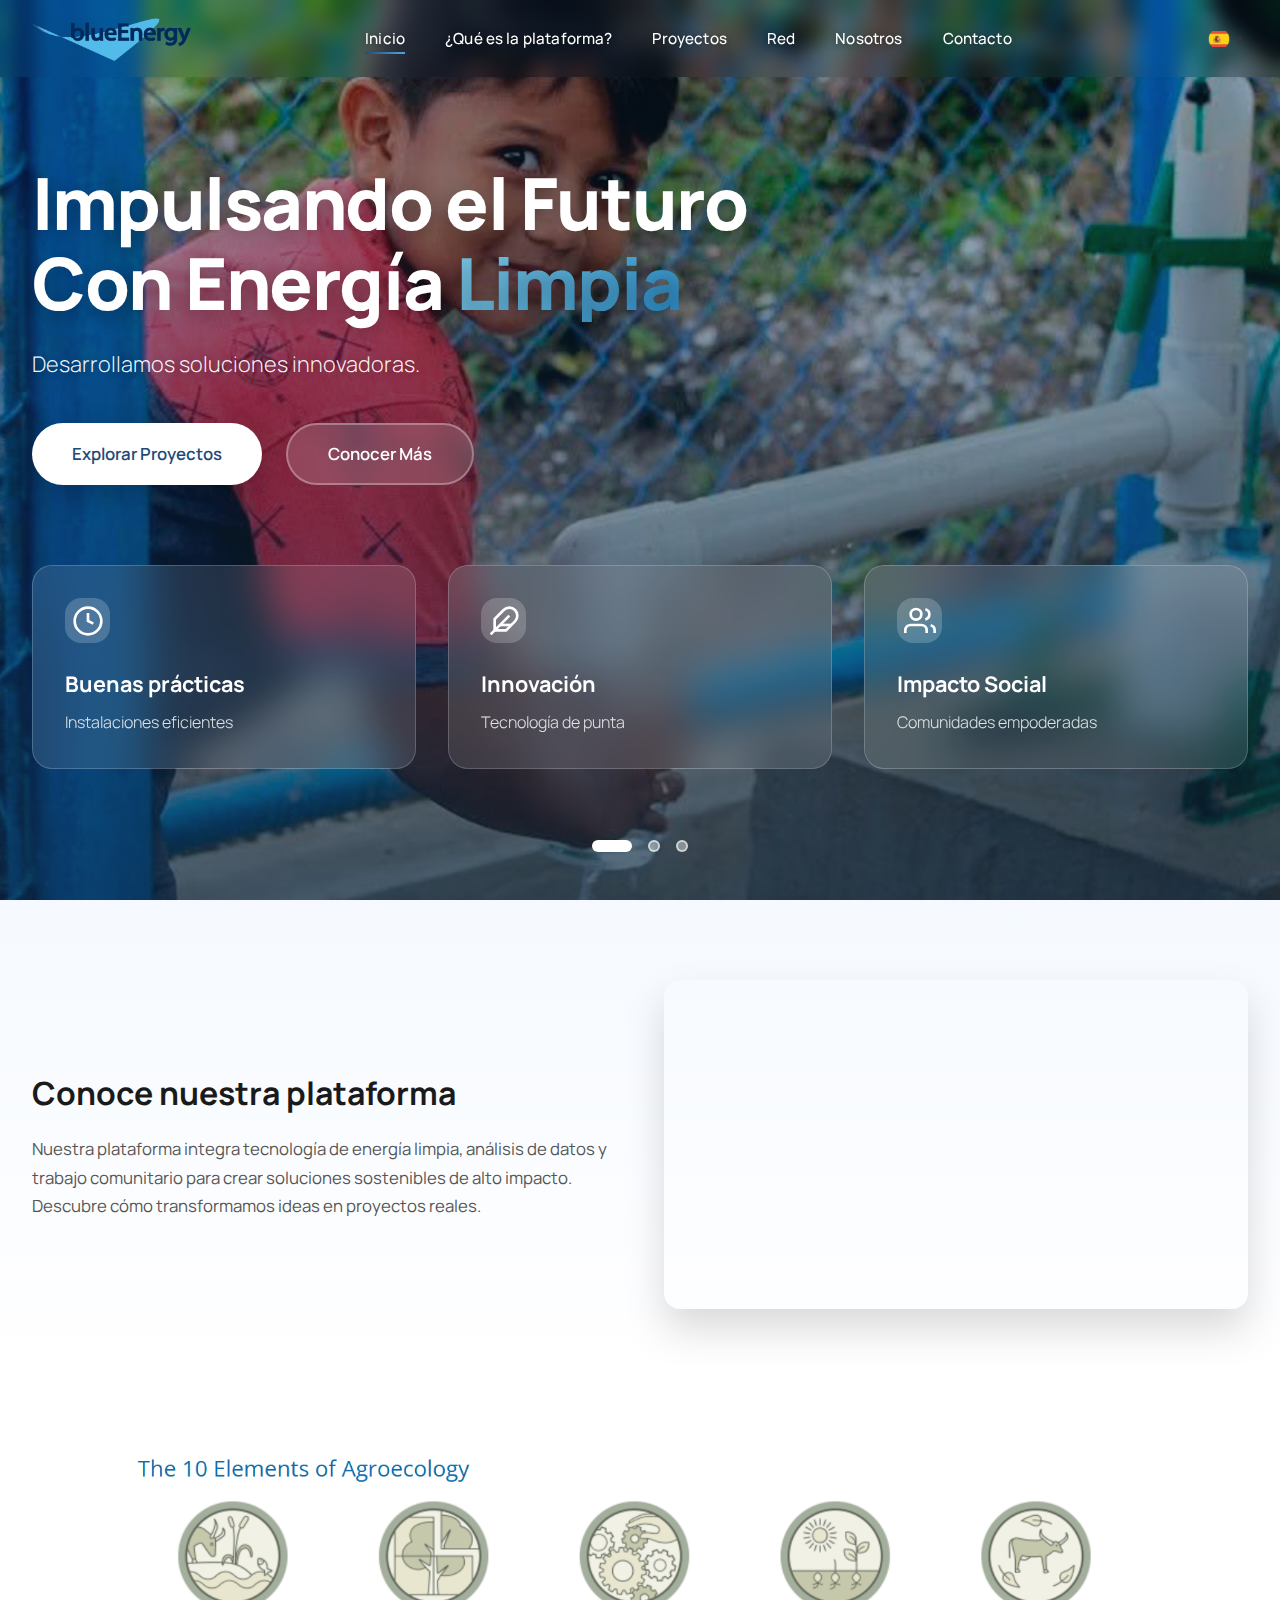
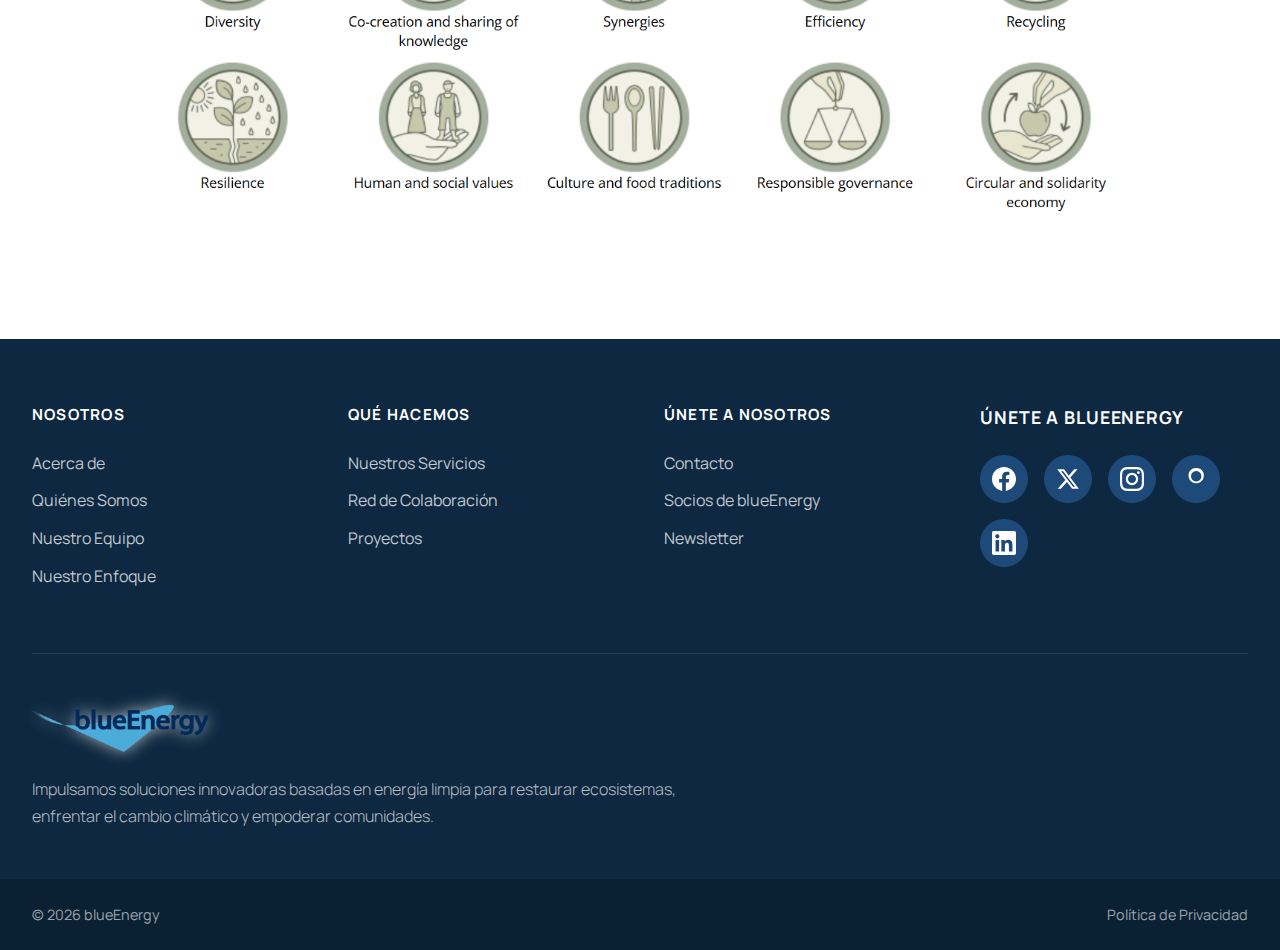
<file: index.html>
<!DOCTYPE html>
<html lang="es">
<head>
    <meta charset="UTF-8">
    <meta name="viewport" content="width=device-width, initial-scale=1.0">
    <title>blueEnergy</title>
    <link rel="stylesheet" href="styles.css">
    <link rel="preconnect" href="https://fonts.googleapis.com">
    <link rel="preconnect" href="https://fonts.gstatic.com" crossorigin>
    <!-- <link href="https://fonts.googleapis.com/css2?family=Outfit:wght@300;400;500;600;700;800&family=Syne:wght@400;500;600;700;800&display=swap" rel="stylesheet"> -->
    <link href="https://fonts.googleapis.com/css2?family=Manrope:wght@400;500;600;700;800&display=swap" rel="stylesheet">


</head>
<body>
    <!-- Main Container -->
    <div class="landing-container">
        
        <!-- Navigation Header -->
        <header class="header">
            <div class="container">
                <nav class="navbar">
                    <!-- Logo -->
                    <div class="logo">
                        <img src="img/logo-blueenergy.png" alt="blueEnergy Logo" class="logo-image">
                    </div>
                    
                    <!-- Desktop Navigation -->
                    <ul class="nav-menu">
                        <li><a href="#inicio" class="nav-link active">Inicio</a></li>
                        <li><a href="#servicios" class="nav-link">¿Qué es la plataforma?</a></li>
                        <li><a href="#proyectos" class="nav-link">Proyectos</a></li>
                        <li><a href="#red" class="nav-link">Red</a></li>
                        <li><a href="#nosotros" class="nav-link">Nosotros</a></li>
                        <li><a href="#contacto" class="nav-link">Contacto</a></li>
                    </ul>
                    
                    <!-- CTA Button -->
                    <!-- <a href="#contacto" class="btn-primary">Solicitar Consulta</a> -->

                    <!-- Language Selector -->

                    <div class="lang-selector">

                        <button class="lang-current" aria-label="Cambiar idioma">
                            <img src="img/flag/es.png" alt="Español" class="lang-flag">
                            <span class="lang-arrow">▾</span>
                        </button>

                        <ul class="lang-dropdown">
                            <li data-lang="es">
                                <img src="img/flag/es.png" alt="Español">
                                <span>Español</span>
                            </li>
                            <li data-lang="en">
                                <img src="img/flag/en.png" alt="English">
                                <span>English</span>
                            </li>
                            <li data-lang="fr">
                                <img src="img/flag/fr.png" alt="Français">
                                <span>Français</span>
                            </li>
                        </ul>
                    </div>

                    
                    <!-- Mobile Menu Button -->
                    <button class="mobile-menu-btn" aria-label="Abrir menú">
                        <span></span>
                        <span></span>
                        <span></span>
                    </button>
                </nav>
            </div>
        </header>

        <!-- Hero Section with Carousel -->
        <section class="hero">


            <!-- Background Carousel -->
            <div class="hero-carousel">
                <div class="carousel-track">
                    <div class="carousel-slide active" style="background-image: url('img/img_1.jpg');">
                        <div class="carousel-overlay"></div>
                    </div>
                    <div class="carousel-slide" style="background-image: url('img/img_2.jpg');">
                        <div class="carousel-overlay"></div>
                    </div>
                    <div class="carousel-slide" style="background-image: url('img/img_3.jpg');">
                        <div class="carousel-overlay"></div>
                    </div>
                </div>
                
                <!-- Carousel Controls -->
                <!-- <button class="carousel-btn prev" aria-label="Anterior">
                    <svg width="24" height="24" viewBox="0 0 24 24" fill="none" stroke="currentColor" stroke-width="2">
                        <polyline points="15 18 9 12 15 6"></polyline>
                    </svg>
                </button>
                <button class="carousel-btn next" aria-label="Siguiente">
                    <svg width="24" height="24" viewBox="0 0 24 24" fill="none" stroke="currentColor" stroke-width="2">
                        <polyline points="9 18 15 12 9 6"></polyline>
                    </svg>
                </button> -->
                
                <!-- Carousel Indicators -->
                <div class="carousel-indicators">
                    <button class="indicator active" aria-label="Slide 1"></button>
                    <button class="indicator" aria-label="Slide 2"></button>
                    <button class="indicator" aria-label="Slide 3"></button>
                </div>
            </div>
            
            <!-- Hero Content -->
            <div class="hero-content">
                <div class="container">
                    <div class="hero-text">
                        <h1 class="hero-title">
                            Impulsando el Futuro<br>
                            Con Energía <span class="highlight">Limpia</span>
                        </h1>
                        <p class="hero-subtitle">
                            Desarrollamos soluciones innovadoras.
                        </p>
                        <div class="hero-cta">
                            <a href="#proyectos" class="btn-hero-primary">Explorar Proyectos</a>
                            <a href="#nosotros" class="btn-hero-secondary">Conocer Más</a>
                        </div>
                    </div>
                    
                    <!-- Feature Cards -->
                    <div class="hero-features">
                        <div class="feature-card">
                            <div class="feature-icon">
                                <svg width="32" height="32" viewBox="0 0 24 24" fill="none" stroke="currentColor" stroke-width="2">
                                    <circle cx="12" cy="12" r="10"></circle>
                                    <path d="M12 6v6l4 2"></path>
                                </svg>
                            </div>
                            <h3 class="feature-title">Buenas prácticas</h3>
                            <p class="feature-text">Instalaciones eficientes</p>
                        </div>
                        
                        <div class="feature-card">
                            <div class="feature-icon">
                                <svg width="32" height="32" viewBox="0 0 24 24" fill="none" stroke="currentColor" stroke-width="2">
                                    <path d="M20.24 12.24a6 6 0 0 0-8.49-8.49L5 10.5V19h8.5z"></path>
                                    <line x1="16" y1="8" x2="2" y2="22"></line>
                                    <line x1="17.5" y1="15" x2="9" y2="15"></line>
                                </svg>
                            </div>
                            <h3 class="feature-title">Innovación</h3>
                            <p class="feature-text">Tecnología de punta</p>
                        </div>
                        
                        <div class="feature-card">
                            <div class="feature-icon">
                                <svg width="32" height="32" viewBox="0 0 24 24" fill="none" stroke="currentColor" stroke-width="2">
                                    <path d="M17 21v-2a4 4 0 0 0-4-4H5a4 4 0 0 0-4 4v2"></path>
                                    <circle cx="9" cy="7" r="4"></circle>
                                    <path d="M23 21v-2a4 4 0 0 0-3-3.87"></path>
                                    <path d="M16 3.13a4 4 0 0 1 0 7.75"></path>
                                </svg>
                            </div>
                            <h3 class="feature-title">Impacto Social</h3>
                            <p class="feature-text">Comunidades empoderadas</p>
                        </div>
                    </div>
                </div>
            </div>
        </section>





<!-- VIDEO YOUTUBE -->


<section class="video-section">
    <div class="container video-grid">

        <!-- Text Content -->
        <div class="video-text">
            <h2 class="video-title">Conoce nuestra plataforma</h2>
            <p class="video-description">
                Nuestra plataforma integra tecnología de energía limpia, análisis de datos
                y trabajo comunitario para crear soluciones sostenibles de alto impacto.
                Descubre cómo transformamos ideas en proyectos reales.
            </p>
        </div>

        <!-- Video -->
        <div class="video-wrapper">
           <!--  <iframe
                src="https://www.youtube.com/embed/Fr2JhP2EKLE?si=orzAukO1NJOcY-yJ"
                title="Video presentación"
                frameborder="0"
                allow="accelerometer; autoplay; clipboard-write; encrypted-media; gyroscope; picture-in-picture"
                allowfullscreen>
            </iframe> -->

            <iframe width="560" height="315" src="https://www.youtube.com/embed/Fr2JhP2EKLE?si=Gf2goeQtfk5EiB2R" title="YouTube video player" frameborder="0" allow="accelerometer; autoplay; clipboard-write; encrypted-media; gyroscope; picture-in-picture; web-share" referrerpolicy="strict-origin-when-cross-origin" allowfullscreen></iframe>


        </div>

    </div>
</section>




<!-- TECNOLOGÍAS -->


<div class="tecnologias">
    <img src="img/tecnologias.png">
</div>



<div id="mainContent" style="height:50px;"></div>


        <!-- FOOTER -->

        <footer class="footer">
            <div class="footer-main">
                <div class="container">
                    <div class="footer-grid">
                        <!-- Column 1: About -->
                        <div class="footer-column">
                            <h3 class="footer-title">NOSOTROS</h3>
                            <ul class="footer-links">
                                <li><a href="#nosotros">Acerca de</a></li>
                                <li><a href="#quienes-somos">Quiénes Somos</a></li>
                                <li><a href="#equipo">Nuestro Equipo</a></li>
                                <li><a href="#enfoque">Nuestro Enfoque</a></li>
                            </ul>
                        </div>

                        <!-- Column 2: What We Do -->
                        <div class="footer-column">
                            <h3 class="footer-title">QUÉ HACEMOS</h3>
                            <ul class="footer-links">
                                <li><a href="#servicios">Nuestros Servicios</a></li>
                                <li><a href="#red">Red de Colaboración</a></li>
                                <li><a href="#proyectos">Proyectos</a></li>
                            </ul>
                        </div>

                        <!-- Column 3: Join Us -->
                        <div class="footer-column">
                            <h3 class="footer-title">ÚNETE A NOSOTROS</h3>
                            <ul class="footer-links">
                                <li><a href="#contacto">Contacto</a></li>
                                <li><a href="#socios">Socios de blueEnergy</a></li>
                                <li><a href="#newsletter">Newsletter</a></li>
                            </ul>
                        </div>

                        <!-- Column 4: Branding & Social -->
                        <div class="footer-column footer-brand">
                            <h3 class="footer-cta-title">ÚNETE A BLUEENERGY</h3>
                            <div class="footer-social">
                                <a href="https://facebook.com" target="_blank" rel="noopener" aria-label="Facebook" class="social-icon">
                                    <svg width="24" height="24" viewBox="0 0 24 24" fill="currentColor">
                                        <path d="M24 12.073c0-6.627-5.373-12-12-12s-12 5.373-12 12c0 5.99 4.388 10.954 10.125 11.854v-8.385H7.078v-3.47h3.047V9.43c0-3.007 1.792-4.669 4.533-4.669 1.312 0 2.686.235 2.686.235v2.953H15.83c-1.491 0-1.956.925-1.956 1.874v2.25h3.328l-.532 3.47h-2.796v8.385C19.612 23.027 24 18.062 24 12.073z"/>
                                    </svg>
                                </a>
                                <a href="https://twitter.com" target="_blank" rel="noopener" aria-label="Twitter" class="social-icon">
                                    <svg width="24" height="24" viewBox="0 0 24 24" fill="currentColor">
                                        <path d="M18.244 2.25h3.308l-7.227 8.26 8.502 11.24H16.17l-5.214-6.817L4.99 21.75H1.68l7.73-8.835L1.254 2.25H8.08l4.713 6.231zm-1.161 17.52h1.833L7.084 4.126H5.117z"/>
                                    </svg>
                                </a>
                                <a href="https://instagram.com" target="_blank" rel="noopener" aria-label="Instagram" class="social-icon">
                                    <svg width="24" height="24" viewBox="0 0 24 24" fill="currentColor">
                                        <path d="M12 2.163c3.204 0 3.584.012 4.85.07 3.252.148 4.771 1.691 4.919 4.919.058 1.265.069 1.645.069 4.849 0 3.205-.012 3.584-.069 4.849-.149 3.225-1.664 4.771-4.919 4.919-1.266.058-1.644.07-4.85.07-3.204 0-3.584-.012-4.849-.07-3.26-.149-4.771-1.699-4.919-4.92-.058-1.265-.07-1.644-.07-4.849 0-3.204.013-3.583.07-4.849.149-3.227 1.664-4.771 4.919-4.919 1.266-.057 1.645-.069 4.849-.069zm0-2.163c-3.259 0-3.667.014-4.947.072-4.358.2-6.78 2.618-6.98 6.98-.059 1.281-.073 1.689-.073 4.948 0 3.259.014 3.668.072 4.948.2 4.358 2.618 6.78 6.98 6.98 1.281.058 1.689.072 4.948.072 3.259 0 3.668-.014 4.948-.072 4.354-.2 6.782-2.618 6.979-6.98.059-1.28.073-1.689.073-4.948 0-3.259-.014-3.667-.072-4.947-.196-4.354-2.617-6.78-6.979-6.98-1.281-.059-1.69-.073-4.949-.073zm0 5.838c-3.403 0-6.162 2.759-6.162 6.162s2.759 6.163 6.162 6.163 6.162-2.759 6.162-6.163c0-3.403-2.759-6.162-6.162-6.162zm0 10.162c-2.209 0-4-1.79-4-4 0-2.209 1.791-4 4-4s4 1.791 4 4c0 2.21-1.791 4-4 4zm6.406-11.845c-.796 0-1.441.645-1.441 1.44s.645 1.44 1.441 1.44c.795 0 1.439-.645 1.439-1.44s-.644-1.44-1.439-1.44z"/>
                                    </svg>
                                </a>
                                <a href="https://threads.net" target="_blank" rel="noopener" aria-label="Threads" class="social-icon">
                                    <svg width="24" height="24" viewBox="0 0 24 24" fill="currentColor">
                                        <path d="M12.186 3.998c-.944 0-1.817.218-2.598.65-.78.433-1.401 1.05-1.85 1.837-.45.788-.675 1.699-.675 2.716 0 1.018.225 1.928.675 2.716.449.787 1.07 1.404 1.85 1.837.781.432 1.654.65 2.598.65.944 0 1.817-.218 2.598-.65.78-.433 1.401-1.05 1.85-1.837.45-.788.675-1.698.675-2.716 0-1.017-.225-1.928-.675-2.716-.449-.787-1.07-1.404-1.85-1.837-.781-.432-1.654-.65-2.598-.65zm0 12.248c-1.416 0-2.718-.327-3.888-.977-1.17-.65-2.103-1.566-2.778-2.728-.675-1.162-1.013-2.494-1.013-3.97 0-1.477.338-2.809 1.013-3.971.675-1.162 1.608-2.078 2.778-2.728C9.468 1.223 10.77.896 12.186.896c1.416 0 2.718.327 3.888.977 1.17.65 2.103 1.566 2.778 2.728.675 1.162 1.013 2.494 1.013 3.97 0 1.477-.338 2.809-1.013 3.971-.675 1.162-1.608 2.078-2.778 2.728-1.17.65-2.472.977-3.888.977z"/>
                                    </svg>
                                </a>
                                <a href="https://linkedin.com" target="_blank" rel="noopener" aria-label="LinkedIn" class="social-icon">
                                    <svg width="24" height="24" viewBox="0 0 24 24" fill="currentColor">
                                        <path d="M20.447 20.452h-3.554v-5.569c0-1.328-.027-3.037-1.852-3.037-1.853 0-2.136 1.445-2.136 2.939v5.667H9.351V9h3.414v1.561h.046c.477-.9 1.637-1.85 3.37-1.85 3.601 0 4.267 2.37 4.267 5.455v6.286zM5.337 7.433c-1.144 0-2.063-.926-2.063-2.065 0-1.138.92-2.063 2.063-2.063 1.14 0 2.064.925 2.064 2.063 0 1.139-.925 2.065-2.064 2.065zm1.782 13.019H3.555V9h3.564v11.452zM22.225 0H1.771C.792 0 0 .774 0 1.729v20.542C0 23.227.792 24 1.771 24h20.451C23.2 24 24 23.227 24 22.271V1.729C24 .774 23.2 0 22.222 0h.003z"/>
                                    </svg>
                                </a>
                            </div>
                        </div>
                    </div>

                    <!-- Footer Bottom: Logo & Mission -->
                    <div class="footer-bottom">
                        <div class="footer-bottom-left">
                            <div class="footer-logo">
                                <img src="img/logo-blueenergy.png" alt="blueEnergy Logo">
                            </div>
                            <p class="footer-mission">
                                Impulsamos soluciones innovadoras basadas en energía limpia para restaurar ecosistemas, 
                                enfrentar el cambio climático y empoderar comunidades.
                            </p>
                        </div>
                    </div>
                </div>
            </div>

            <!-- Copyright Bar -->
            <div class="footer-copyright">
                <div class="container">
                    <div class="copyright-content">
                        <p>&copy; 2026 blueEnergy</p>
                        <a href="#privacy" class="privacy-link">Política de Privacidad</a>
                    </div>
                </div>
            </div>
        </footer>
        
    </div>

    <script src="script.js"></script>
</body>
</html>
</file>
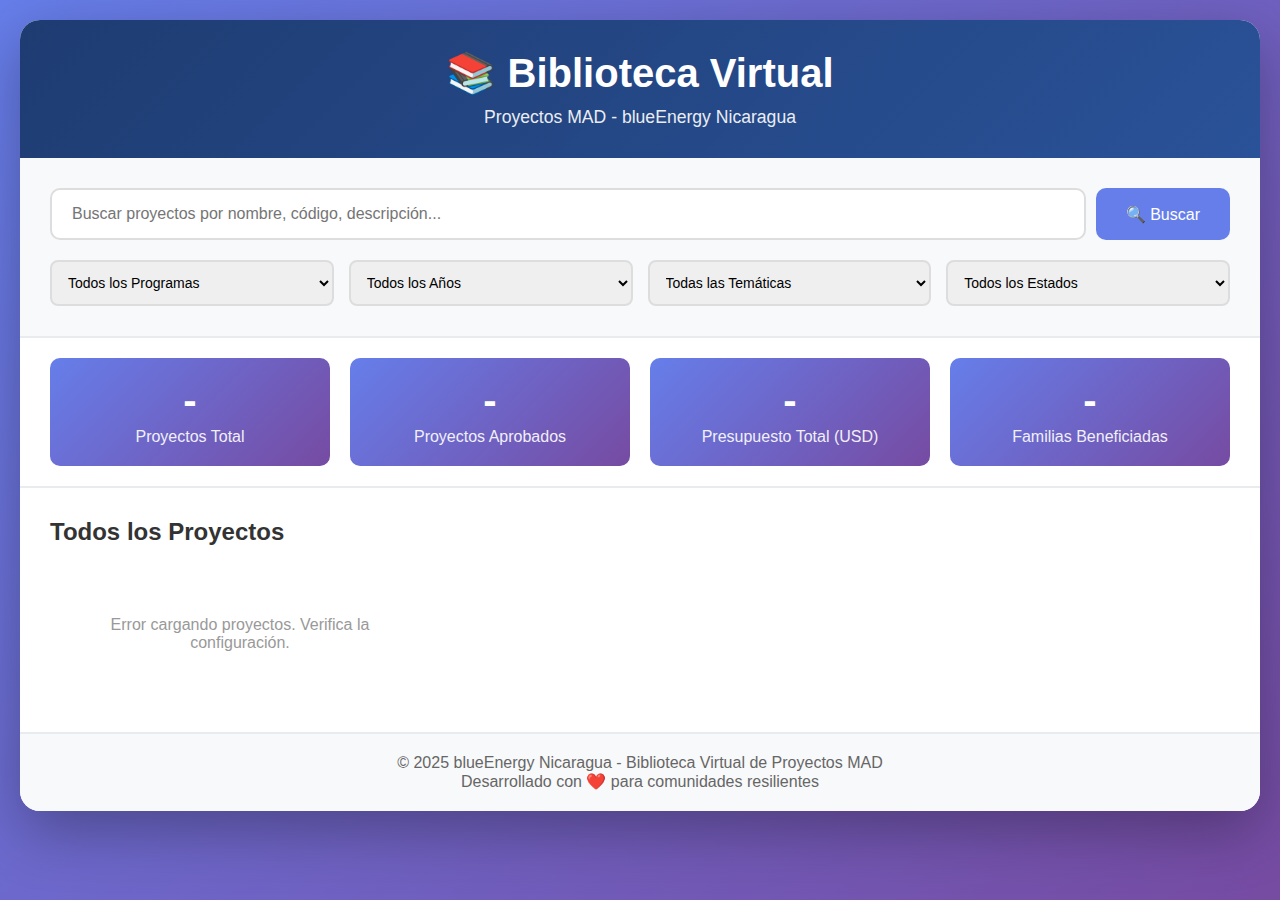
<file: biblioteca-virtual-mad.html>
<!DOCTYPE html>
<html lang="es">
<head>
    <meta charset="UTF-8">
    <meta name="viewport" content="width=device-width, initial-scale=1.0">
    <title>Biblioteca Virtual - Proyectos MAD blueEnergy</title>
    <style>
        * {
            margin: 0;
            padding: 0;
            box-sizing: border-box;
        }
        
        body {
            font-family: 'Segoe UI', Tahoma, Geneva, Verdana, sans-serif;
            background: linear-gradient(135deg, #667eea 0%, #764ba2 100%);
            min-height: 100vh;
            padding: 20px;
        }
        
        .container {
            max-width: 1400px;
            margin: 0 auto;
            background: white;
            border-radius: 20px;
            box-shadow: 0 20px 60px rgba(0,0,0,0.3);
            overflow: hidden;
        }
        
        header {
            background: linear-gradient(135deg, #1e3c72 0%, #2a5298 100%);
            color: white;
            padding: 30px;
            text-align: center;
        }
        
        header h1 {
            font-size: 2.5em;
            margin-bottom: 10px;
        }
        
        header p {
            font-size: 1.1em;
            opacity: 0.9;
        }
        
        .search-section {
            padding: 30px;
            background: #f8f9fa;
            border-bottom: 2px solid #e9ecef;
        }
        
        .search-box {
            display: flex;
            gap: 10px;
            margin-bottom: 20px;
        }
        
        .search-box input {
            flex: 1;
            padding: 15px 20px;
            font-size: 16px;
            border: 2px solid #ddd;
            border-radius: 10px;
            transition: border-color 0.3s;
        }
        
        .search-box input:focus {
            outline: none;
            border-color: #667eea;
        }
        
        .search-box button {
            padding: 15px 30px;
            background: #667eea;
            color: white;
            border: none;
            border-radius: 10px;
            font-size: 16px;
            cursor: pointer;
            transition: background 0.3s;
        }
        
        .search-box button:hover {
            background: #5568d3;
        }
        
        .filters {
            display: grid;
            grid-template-columns: repeat(auto-fit, minmax(200px, 1fr));
            gap: 15px;
        }
        
        .filters select {
            padding: 12px;
            border: 2px solid #ddd;
            border-radius: 8px;
            font-size: 14px;
            cursor: pointer;
        }
        
        .stats {
            padding: 20px 30px;
            background: #fff;
            display: grid;
            grid-template-columns: repeat(auto-fit, minmax(200px, 1fr));
            gap: 20px;
            border-bottom: 2px solid #e9ecef;
        }
        
        .stat-card {
            text-align: center;
            padding: 20px;
            background: linear-gradient(135deg, #667eea 0%, #764ba2 100%);
            color: white;
            border-radius: 10px;
        }
        
        .stat-card h3 {
            font-size: 2.5em;
            margin-bottom: 5px;
        }
        
        .stat-card p {
            opacity: 0.9;
        }
        
        .results {
            padding: 30px;
        }
        
        .results h2 {
            margin-bottom: 20px;
            color: #333;
        }
        
        .project-grid {
            display: grid;
            grid-template-columns: repeat(auto-fill, minmax(350px, 1fr));
            gap: 20px;
        }
        
        .project-card {
            border: 2px solid #e9ecef;
            border-radius: 12px;
            padding: 20px;
            transition: all 0.3s;
            cursor: pointer;
            background: white;
        }
        
        .project-card:hover {
            box-shadow: 0 10px 30px rgba(0,0,0,0.1);
            transform: translateY(-5px);
            border-color: #667eea;
        }
        
        .project-card h3 {
            color: #1e3c72;
            margin-bottom: 10px;
            font-size: 1.3em;
        }
        
        .project-meta {
            display: flex;
            gap: 10px;
            margin-bottom: 15px;
            flex-wrap: wrap;
        }
        
        .badge {
            padding: 5px 12px;
            border-radius: 20px;
            font-size: 0.85em;
            font-weight: 600;
        }
        
        .badge-programa {
            background: #e3f2fd;
            color: #1976d2;
        }
        
        .badge-año {
            background: #f3e5f5;
            color: #7b1fa2;
        }
        
        .badge-estado {
            background: #e8f5e9;
            color: #388e3c;
        }
        
        .project-description {
            color: #666;
            margin-bottom: 15px;
            line-height: 1.5;
        }
        
        .project-links {
            display: flex;
            gap: 10px;
            flex-wrap: wrap;
        }
        
        .link-button {
            padding: 8px 15px;
            background: #667eea;
            color: white;
            text-decoration: none;
            border-radius: 6px;
            font-size: 0.9em;
            transition: background 0.3s;
        }
        
        .link-button:hover {
            background: #5568d3;
        }
        
        .loading {
            text-align: center;
            padding: 50px;
            font-size: 1.2em;
            color: #666;
        }
        
        .no-results {
            text-align: center;
            padding: 50px;
            color: #999;
        }
        
        footer {
            background: #f8f9fa;
            padding: 20px;
            text-align: center;
            color: #666;
            border-top: 2px solid #e9ecef;
        }
    </style>
</head>
<body>
    <div class="container">
        <header>
            <h1>📚 Biblioteca Virtual</h1>
            <p>Proyectos MAD - blueEnergy Nicaragua</p>
        </header>
        
        <div class="search-section">
            <div class="search-box">
                <input type="text" id="searchInput" placeholder="Buscar proyectos por nombre, código, descripción..." />
                <button onclick="searchProjects()">🔍 Buscar</button>
            </div>
            
            <div class="filters">
                <select id="filterPrograma" onchange="applyFilters()">
                    <option value="">Todos los Programas</option>
                    <option value="ASH">ASH - Agua, Saneamiento e Higiene</option>
                    <option value="SAN con Agro">SAN con Agro</option>
                    <option value="Cambio Climático">Cambio Climático</option>
                    <option value="Fortalecimiento Institucional">Fortalecimiento Institucional</option>
                </select>
                
                <select id="filterAño" onchange="applyFilters()">
                    <option value="">Todos los Años</option>
                    <option value="2024">2024</option>
                    <option value="2023">2023</option>
                    <option value="2022">2022</option>
                    <option value="2021">2021</option>
                    <option value="2020">2020</option>
                    <option value="2018">2018</option>
                    <option value="2017">2017</option>
                    <option value="2016">2016</option>
                    <option value="2013">2013</option>
                    <option value="2011">2011</option>
                </select>
                
                <select id="filterTematica" onchange="applyFilters()">
                    <option value="">Todas las Temáticas</option>
                    <option value="Filtros">Filtros</option>
                    <option value="Pozos">Pozos</option>
                    <option value="Capacitaciones">Capacitaciones</option>
                    <option value="Huertos">Huertos Agroecológicos</option>
                    <option value="Escuela Preparada">Escuela Preparada</option>
                    <option value="Estudios">Estudios</option>
                </select>
                
                <select id="filterEstado" onchange="applyFilters()">
                    <option value="">Todos los Estados</option>
                    <option value="Aprobada">Aprobados</option>
                    <option value="No Aprobada">No Aprobados</option>
                </select>
            </div>
        </div>
        
        <div class="stats" id="statsSection">
            <div class="stat-card">
                <h3 id="totalProyectos">-</h3>
                <p>Proyectos Total</p>
            </div>
            <div class="stat-card">
                <h3 id="totalAprobados">-</h3>
                <p>Proyectos Aprobados</p>
            </div>
            <div class="stat-card">
                <h3 id="totalPresupuesto">-</h3>
                <p>Presupuesto Total (USD)</p>
            </div>
            <div class="stat-card">
                <h3 id="totalBeneficiarios">-</h3>
                <p>Familias Beneficiadas</p>
            </div>
        </div>
        
        <div class="results">
            <h2 id="resultsTitle">Todos los Proyectos</h2>
            <div id="projectsContainer" class="project-grid">
                <div class="loading">Cargando proyectos...</div>
            </div>
        </div>
        
        <footer>
            <p>&copy; 2025 blueEnergy Nicaragua - Biblioteca Virtual de Proyectos MAD</p>
            <p>Desarrollado con ❤️ para comunidades resilientes</p>
        </footer>
    </div>
    
    <script>
        // REEMPLAZA ESTA URL CON LA URL DE TU GOOGLE APPS SCRIPT
        const API_URL = 'https://script.google.com/a/macros/blueenergygroup.org/s/AKfycby9p9UeVMqMis5MsiIrLGjqKsB58vl8SaG7Fi7xR_6x9djAL-1gvX48REztU1Xaaw7jRw/exec';
        
        let allProjects = [];
        let filteredProjects = [];
        
        // Cargar proyectos al inicio
        window.onload = function() {
            loadProjects();
            loadStats();
        };
        
        async function loadProjects() {
            try {
                const response = await fetch(`${API_URL}?action=getAll`);
                allProjects = await response.json();
                filteredProjects = allProjects;
                displayProjects(filteredProjects);
            } catch (error) {
                console.error('Error cargando proyectos:', error);
                document.getElementById('projectsContainer').innerHTML = 
                    '<div class="no-results">Error cargando proyectos. Verifica la configuración.</div>';
            }
        }
        
        async function loadStats() {
            try {
                const response = await fetch(`${API_URL}?action=getStats`);
                const stats = await response.json();
                
                document.getElementById('totalProyectos').textContent = stats.total_proyectos;
                document.getElementById('totalAprobados').textContent = stats.total_aprobados;
                document.getElementById('totalPresupuesto').textContent = 
                    '$' + stats.total_presupuesto.toLocaleString();
                // Calcular beneficiarios (esto lo puedes ajustar según tus datos)
                document.getElementById('totalBeneficiarios').textContent = '5,000+';
            } catch (error) {
                console.error('Error cargando estadísticas:', error);
            }
        }
        
        function displayProjects(projects) {
            const container = document.getElementById('projectsContainer');
            
            if (projects.length === 0) {
                container.innerHTML = '<div class="no-results">No se encontraron proyectos</div>';
                return;
            }
            
            container.innerHTML = projects.map(project => `
                <div class="project-card" onclick="viewProject('${project.ID_Proyecto}')">
                    <h3>${project.Codigo_MAD}: ${project.Nombre_Proyecto}</h3>
                    <div class="project-meta">
                        <span class="badge badge-programa">${project.Programa}</span>
                        <span class="badge badge-año">${project.Año}</span>
                        <span class="badge badge-estado">${project.Estado}</span>
                    </div>
                    <p class="project-description">
                        <strong>Temática:</strong> ${project.Tematica}<br>
                        <strong>Beneficiarios:</strong> ${project.Beneficiarios_Directos}<br>
                        <strong>Presupuesto:</strong> $${parseFloat(project.Presupuesto_USD).toLocaleString()} USD
                    </p>
                    <div class="project-links">
                        ${project.URL_Propuesta ? '<a href="' + project.URL_Propuesta + '" class="link-button" target="_blank" onclick="event.stopPropagation()">📄 Propuesta</a>' : ''}
                        ${project.URL_Informe_Final ? '<a href="' + project.URL_Informe_Final + '" class="link-button" target="_blank" onclick="event.stopPropagation()">📊 Informe</a>' : ''}
                        ${project.URL_Fotos ? '<a href="' + project.URL_Fotos + '" class="link-button" target="_blank" onclick="event.stopPropagation()">📸 Fotos</a>' : ''}
                    </div>
                </div>
            `).join('');
        }
        
        function applyFilters() {
            const programa = document.getElementById('filterPrograma').value;
            const año = document.getElementById('filterAño').value;
            const tematica = document.getElementById('filterTematica').value;
            const estado = document.getElementById('filterEstado').value;
            
            filteredProjects = allProjects.filter(project => {
                return (!programa || project.Programa === programa) &&
                       (!año || project.Año == año) &&
                       (!tematica || project.Tematica === tematica) &&
                       (!estado || project.Estado === estado);
            });
            
            document.getElementById('resultsTitle').textContent = 
                `Resultados: ${filteredProjects.length} proyecto(s)`;
            displayProjects(filteredProjects);
        }
        
        function searchProjects() {
            const query = document.getElementById('searchInput').value.toLowerCase();
            
            if (!query) {
                filteredProjects = allProjects;
            } else {
                filteredProjects = allProjects.filter(project => {
                    return Object.values(project).some(value => 
                        String(value).toLowerCase().includes(query)
                    );
                });
            }
            
            document.getElementById('resultsTitle').textContent = 
                `Resultados de búsqueda: ${filteredProjects.length} proyecto(s)`;
            displayProjects(filteredProjects);
        }
        
        // Buscar al presionar Enter
        document.getElementById('searchInput').addEventListener('keypress', function(e) {
            if (e.key === 'Enter') {
                searchProjects();
            }
        });
        
        function viewProject(id) {
            // Aquí puedes abrir un modal o redirigir a una página de detalles
            alert('Ver detalles completos del proyecto ID: ' + id);
            // window.location.href = 'proyecto.html?id=' + id;
        }
    </script>
</body>
</html>
</file>
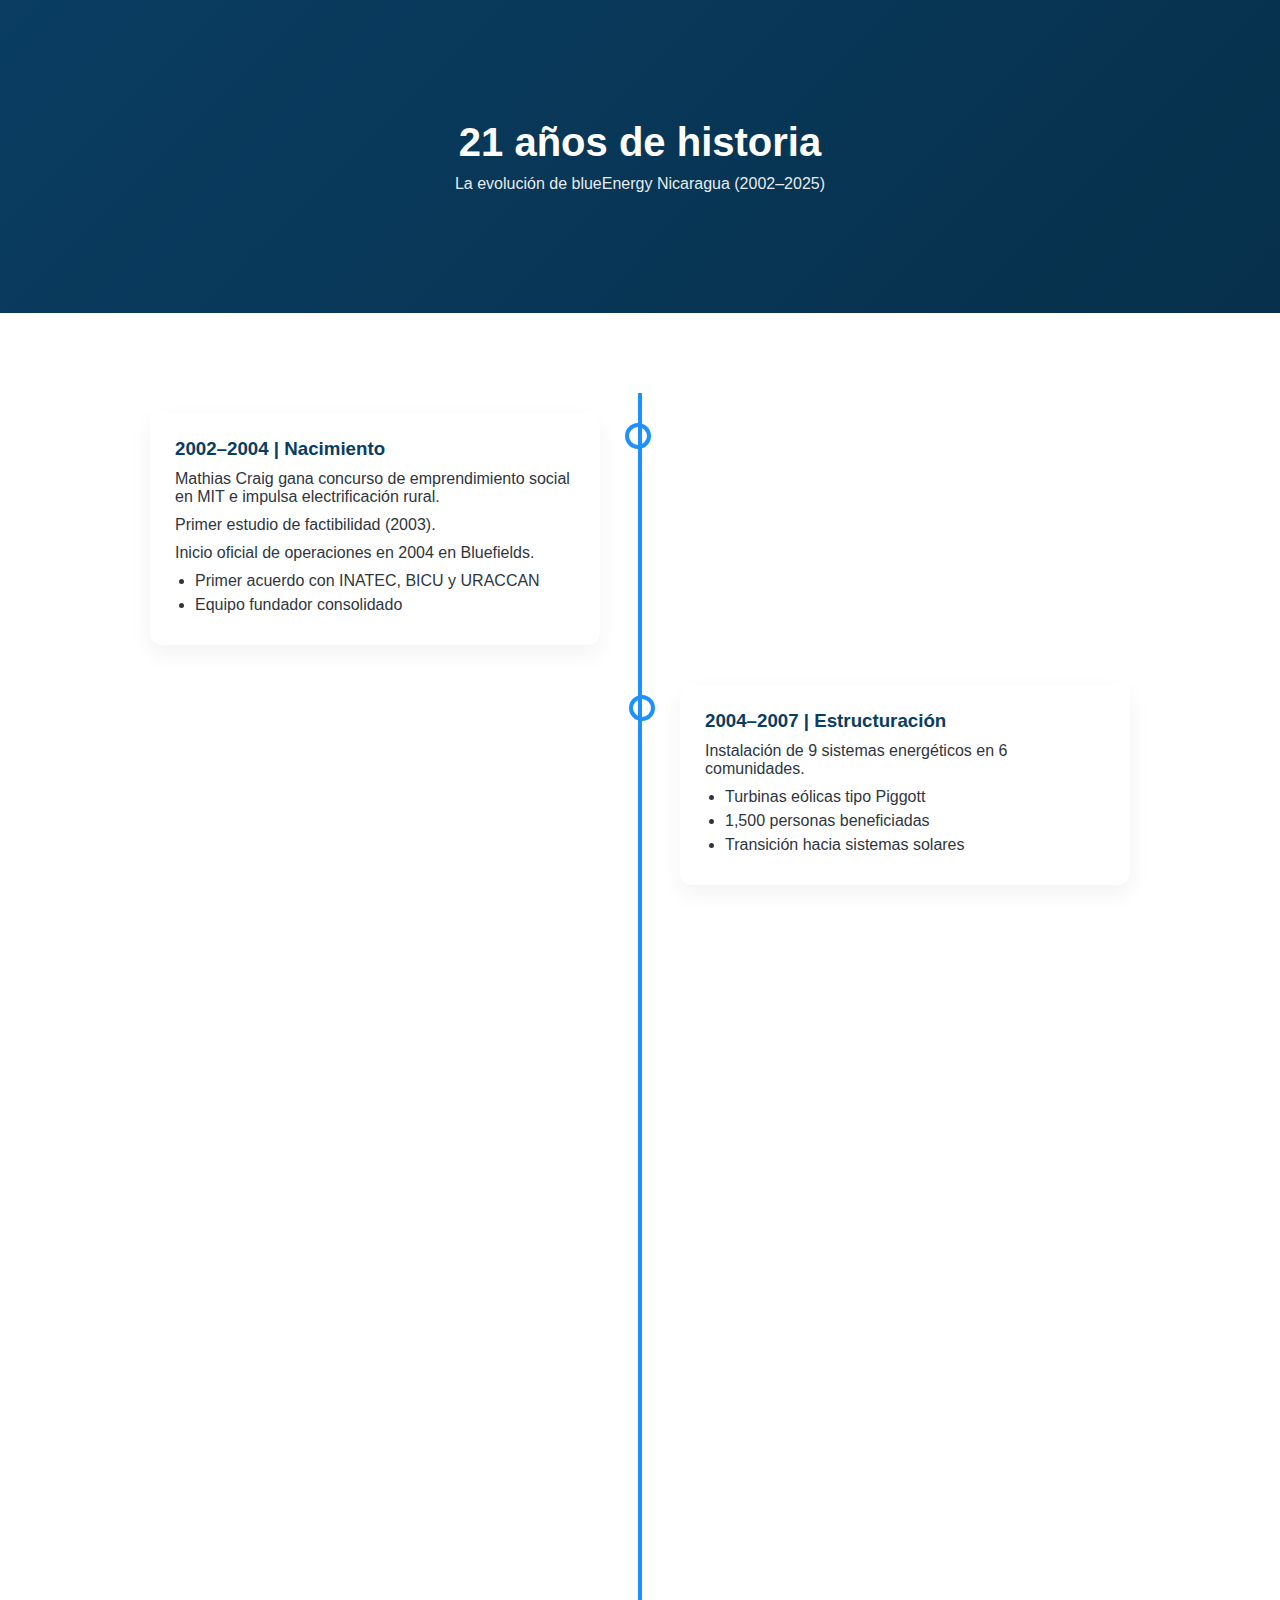
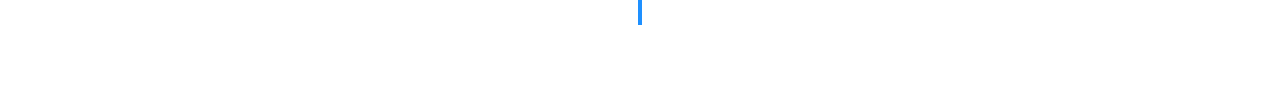
<file: hitos.html>
<!DOCTYPE html>
<html lang="es">
<head>
<meta charset="UTF-8">
<meta name="viewport" content="width=device-width, initial-scale=1.0">
<title>Hitos | blueEnergy</title>

<style>
:root{
    --primary:#0a3d62;
    --secondary:#1e90ff;
    --light:#f4f7fb;
    --text:#2f3640;
}

*{
    margin:0;
    padding:0;
    box-sizing:border-box;
    font-family:'Segoe UI', sans-serif;
}

body{
    background:white;
    color:var(--text);
    scroll-behavior:smooth;
}

.hero{
    background:linear-gradient(135deg,var(--primary),#06304b);
    color:white;
    padding:120px 20px;
    text-align:center;
}

.hero h1{
    font-size:2.5rem;
    margin-bottom:10px;
}

.hero p{
    opacity:0.9;
}

/* TIMELINE */
.timeline{
    position:relative;
    max-width:1100px;
    margin:80px auto;
    padding:0 20px;
}

.timeline::after{
    content:'';
    position:absolute;
    width:4px;
    background:var(--secondary);
    top:0;
    bottom:0;
    left:50%;
    margin-left:-2px;
}

.timeline-item{
    padding:20px 40px;
    position:relative;
    width:50%;
    opacity:0;
    transform:translateY(40px);
    transition:all 0.8s ease;
}

.timeline-item.visible{
    opacity:1;
    transform:translateY(0);
}

.timeline-item.left{
    left:0;
}

.timeline-item.right{
    left:50%;
}

.timeline-item::after{
    content:'';
    position:absolute;
    width:18px;
    height:18px;
    background:white;
    border:4px solid var(--secondary);
    top:30px;
    border-radius:50%;
    z-index:1;
}

.timeline-item.left::after{
    right:-11px;
}

.timeline-item.right::after{
    left:-11px;
}

.timeline-content{
    background:white;
    padding:25px;
    border-radius:12px;
    box-shadow:0 10px 25px rgba(0,0,0,0.05);
}

.timeline-content h3{
    color:var(--primary);
    margin-bottom:10px;
}

.timeline-content p{
    margin-bottom:10px;
}

.timeline-content ul{
    padding-left:20px;
    margin-top:10px;
}

.timeline-content li{
    margin-bottom:6px;
}

/* RESPONSIVE */
@media(max-width:900px){
    .timeline::after{
        left:20px;
    }

    .timeline-item{
        width:100%;
        padding-left:60px;
        padding-right:20px;
    }

    .timeline-item.right{
        left:0;
    }

    .timeline-item.left::after,
    .timeline-item.right::after{
        left:9px;
    }
}

/* BOTÓN */
#backToTop{
    position:fixed;
    bottom:30px;
    right:30px;
    background:var(--secondary);
    color:white;
    border:none;
    padding:14px 18px;
    border-radius:50%;
    cursor:pointer;
    font-size:18px;
    display:none;
    box-shadow:0 5px 15px rgba(0,0,0,0.2);
}
</style>
</head>
<body>

<section class="hero">
    <h1>21 años de historia</h1>
    <p>La evolución de blueEnergy Nicaragua (2002–2025)</p>
</section>

<section class="timeline">

    <div class="timeline-item left">
        <div class="timeline-content">
            <h3>2002–2004 | Nacimiento</h3>
            <p>Mathias Craig gana concurso de emprendimiento social en MIT e impulsa electrificación rural.</p>
            <p>Primer estudio de factibilidad (2003).</p>
            <p>Inicio oficial de operaciones en 2004 en Bluefields.</p>
            <ul>
                <li>Primer acuerdo con INATEC, BICU y URACCAN</li>
                <li>Equipo fundador consolidado</li>
            </ul>
        </div>
    </div>

    <div class="timeline-item right">
        <div class="timeline-content">
            <h3>2004–2007 | Estructuración</h3>
            <p>Instalación de 9 sistemas energéticos en 6 comunidades.</p>
            <ul>
                <li>Turbinas eólicas tipo Piggott</li>
                <li>1,500 personas beneficiadas</li>
                <li>Transición hacia sistemas solares</li>
            </ul>
        </div>
    </div>

    <div class="timeline-item left">
        <div class="timeline-content">
            <h3>2007–2011 | Innovación</h3>
            <p>Registro oficial como ONG internacional.</p>
            <ul>
                <li>Reconocimiento CNN Heroes</li>
                <li>Energy Globe Awards</li>
                <li>Fellowship Ashoka</li>
            </ul>
            <p>Lanzamiento del programa WaSH (2008).</p>
            <p>Primeras letrinas ecológicas y cocinas mejoradas.</p>
        </div>
    </div>

    <div class="timeline-item right">
        <div class="timeline-content">
            <h3>2014–2018 | Expansión y liderazgo local</h3>
            <ul>
                <li>Nace programa de Seguridad Alimentaria</li>
                <li>Permacultura y justicia climática</li>
                <li>Reestructuración institucional (2018)</li>
                <li>Liderazgo local consolidado</li>
            </ul>
        </div>
    </div>

    <div class="timeline-item left">
        <div class="timeline-content">
            <h3>2018–2025 | Consolidación e inclusión</h3>
            <p>Programa de emprendimiento sostenible.</p>
            <p>Enfoque en personas con discapacidad.</p>
            <p>Fortalecimiento de Centros Comunitarios Adaptados al Cambio Climático.</p>
        </div>
    </div>

</section>

<button id="backToTop">↑</button>

<script>
// Animación al hacer scroll
const items = document.querySelectorAll('.timeline-item');

const observer = new IntersectionObserver(entries=>{
    entries.forEach(entry=>{
        if(entry.isIntersecting){
            entry.target.classList.add('visible');
        }
    });
},{threshold:0.2});

items.forEach(item=>observer.observe(item));

// Botón volver arriba
const btn = document.getElementById("backToTop");

window.addEventListener("scroll",()=>{
    btn.style.display = window.scrollY > 400 ? "block":"none";
});

btn.addEventListener("click",()=>{
    window.scrollTo({top:0,behavior:"smooth"});
});
</script>

</body>
</html>
</file>
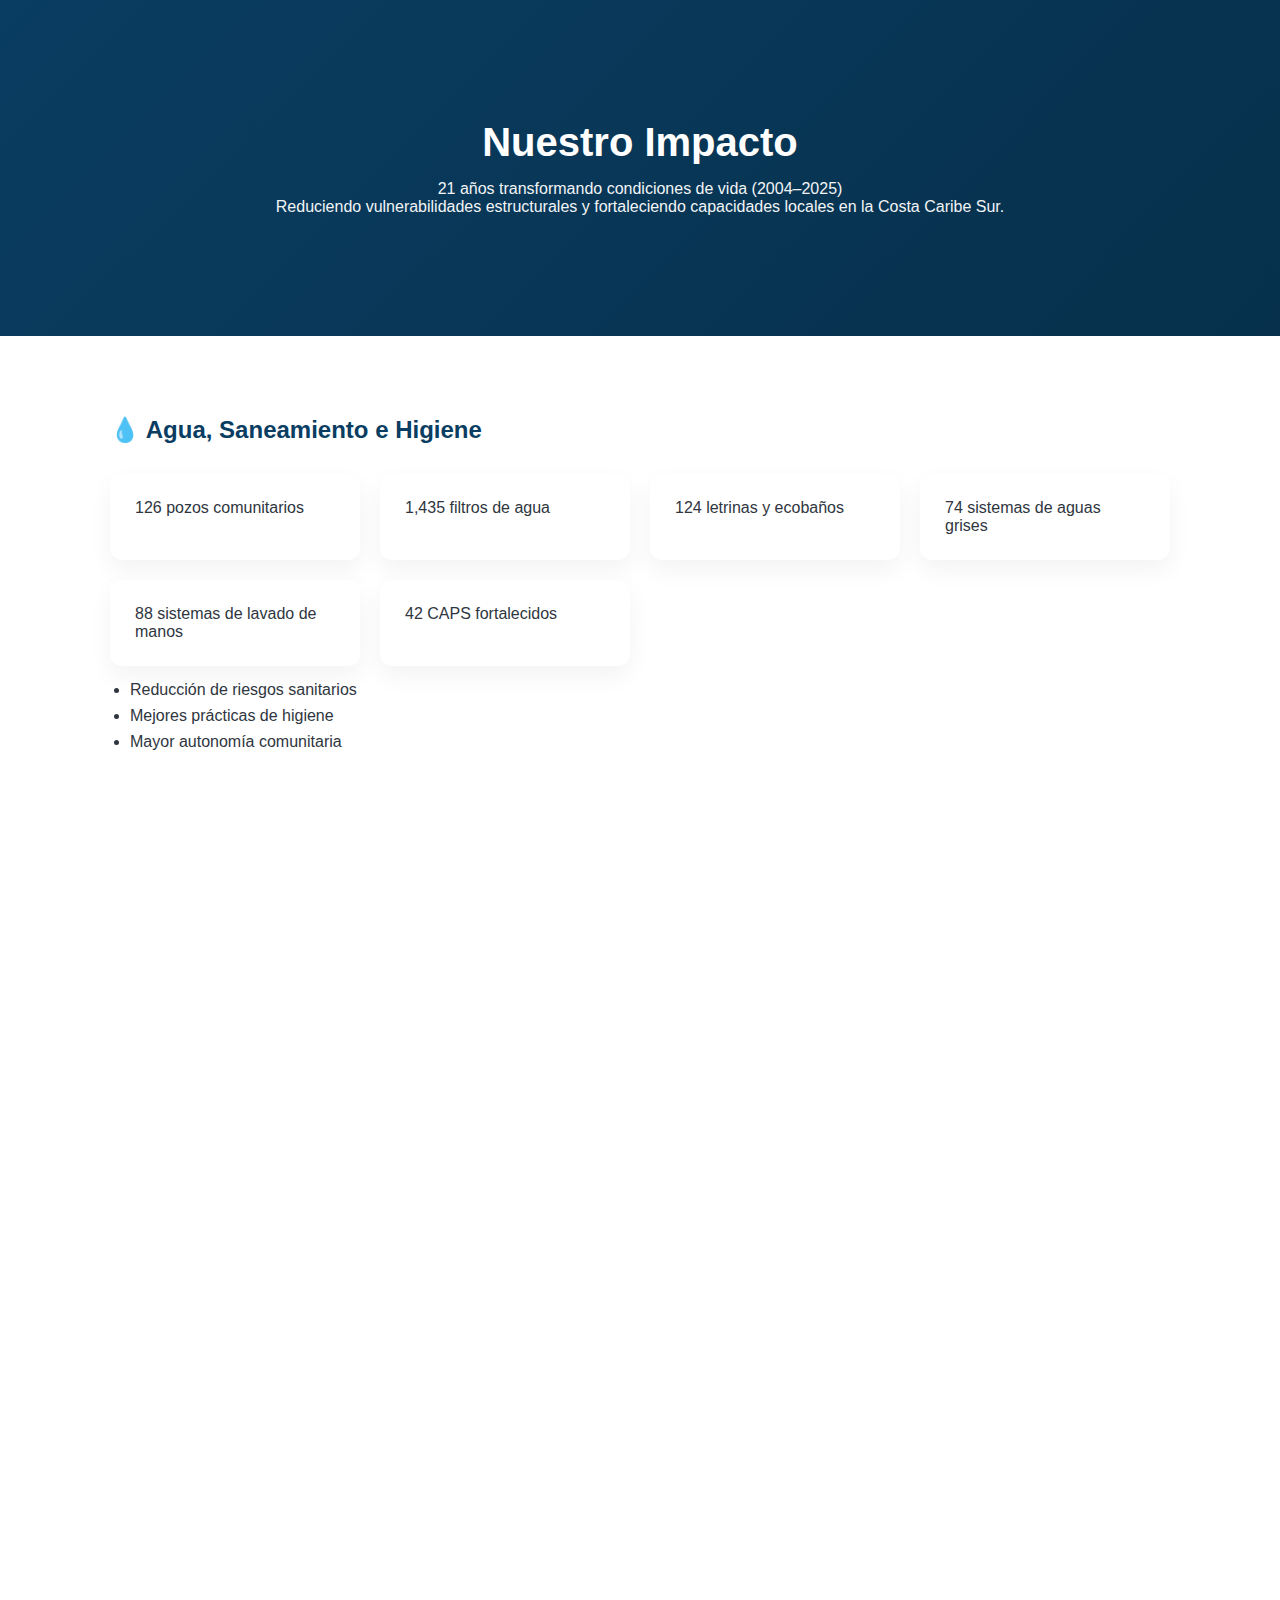
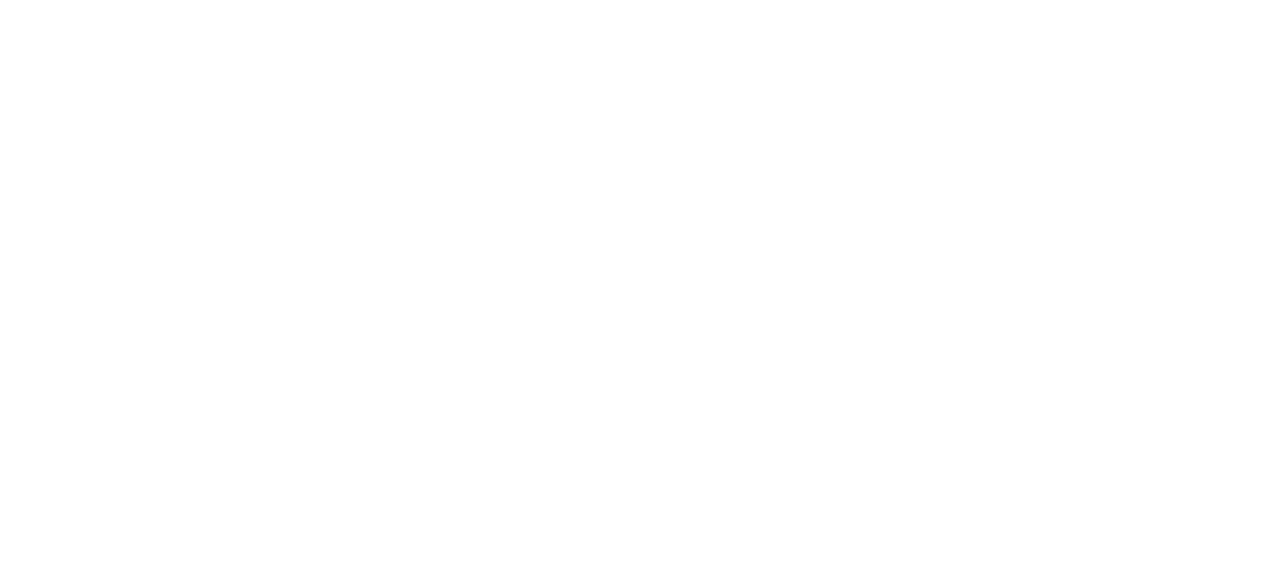
<file: impacto.html>
<!DOCTYPE html>
<html lang="es">
<head>
<meta charset="UTF-8">
<meta name="viewport" content="width=device-width, initial-scale=1.0">
<title>Nuestro Impacto | blueEnergy</title>

<style>
:root{
    --primary:#0a3d62;
    --secondary:#1e90ff;
    --light:#f4f7fb;
    --text:#2f3640;
}

*{
    margin:0;
    padding:0;
    box-sizing:border-box;
    font-family:'Segoe UI', sans-serif;
}

body{
    background:white;
    color:var(--text);
    scroll-behavior:smooth;
}

.hero{
    background:linear-gradient(135deg,var(--primary),#06304b);
    color:white;
    padding:120px 20px;
    text-align:center;
}

.hero h1{
    font-size:2.5rem;
    margin-bottom:15px;
}

.hero p{
    max-width:800px;
    margin:auto;
    opacity:0.95;
}

.section{
    padding:80px 20px;
    max-width:1100px;
    margin:auto;
    opacity:0;
    transform:translateY(40px);
    transition:all 0.8s ease;
}

.section.visible{
    opacity:1;
    transform:translateY(0);
}

.bg-light{
    background:var(--light);
}

h2{
    color:var(--primary);
    margin-bottom:25px;
}

.grid{
    display:grid;
    grid-template-columns:repeat(auto-fit,minmax(250px,1fr));
    gap:20px;
    margin-top:30px;
}

.card{
    background:white;
    padding:25px;
    border-radius:12px;
    box-shadow:0 10px 25px rgba(0,0,0,0.05);
    transition:0.3s;
}

.card:hover{
    transform:translateY(-8px);
    box-shadow:0 15px 30px rgba(0,0,0,0.1);
}

ul{
    margin-top:15px;
    padding-left:20px;
}

li{
    margin-bottom:8px;
}

.highlight{
    background:var(--primary);
    color:white;
    padding:80px 20px;
    text-align:center;
}

.stats{
    display:grid;
    grid-template-columns:repeat(auto-fit,minmax(200px,1fr));
    gap:30px;
    margin-top:40px;
}

.stat{
    font-size:2rem;
    font-weight:bold;
}

.stat-label{
    margin-top:10px;
    font-size:0.95rem;
    opacity:0.9;
}

#backToTop{
    position:fixed;
    bottom:30px;
    right:30px;
    background:var(--secondary);
    color:white;
    border:none;
    padding:14px 18px;
    border-radius:50%;
    cursor:pointer;
    font-size:18px;
    display:none;
    box-shadow:0 5px 15px rgba(0,0,0,0.2);
}
</style>
</head>
<body>

<section class="hero">
    <h1>Nuestro Impacto</h1>
    <p>21 años transformando condiciones de vida (2004–2025)</p>
    <p>Reduciendo vulnerabilidades estructurales y fortaleciendo capacidades locales en la Costa Caribe Sur.</p>
</section>

<section class="section">
    <h2>💧 Agua, Saneamiento e Higiene</h2>

    <div class="grid">
        <div class="card">126 pozos comunitarios</div>
        <div class="card">1,435 filtros de agua</div>
        <div class="card">124 letrinas y ecobaños</div>
        <div class="card">74 sistemas de aguas grises</div>
        <div class="card">88 sistemas de lavado de manos</div>
        <div class="card">42 CAPS fortalecidos</div>
    </div>

    <ul>
        <li>Reducción de riesgos sanitarios</li>
        <li>Mejores prácticas de higiene</li>
        <li>Mayor autonomía comunitaria</li>
    </ul>
</section>

<section class="section bg-light">
    <h2>🌱 Seguridad Alimentaria</h2>

    <div class="grid">
        <div class="card">95 huertos familiares</div>
        <div class="card">22 promotores formados</div>
        <div class="card">10 viveros</div>
        <div class="card">1 banco de semillas</div>
        <div class="card">7 planes climáticos</div>
        <div class="card">11 maestros biointensivos</div>
    </div>

    <ul>
        <li>Mayor disponibilidad de alimentos</li>
        <li>Diversificación de cultivos</li>
        <li>Capacidad frente a huracanes</li>
    </ul>
</section>

<section class="section">
    <h2>☀️ Energía Limpia</h2>

    <div class="grid">
        <div class="card">260 sistemas solares</div>
        <div class="card">5 bombeos solares</div>
        <div class="card">219 cocinas mejoradas</div>
        <div class="card">268 linternas solares</div>
        <div class="card">1 biodigestor</div>
    </div>

    <ul>
        <li>Niños estudiando de noche</li>
        <li>Reducción de humo en interiores</li>
        <li>Nuevas oportunidades productivas</li>
    </ul>
</section>

<section class="highlight section" id="impactStats">
    <h2>El impacto en cifras</h2>

    <div class="stats">
        <div>
            <div class="stat" data-target="72183">0</div>
            <div class="stat-label">Beneficiarios directos</div>
        </div>
        <div>
            <div class="stat" data-target="53827">0</div>
            <div class="stat-label">Personas con acceso a tecnologías</div>
        </div>
        <div>
            <div class="stat" data-target="18356">0</div>
            <div class="stat-label">Personas capacitadas</div>
        </div>
        <div>
            <div class="stat" data-target="21">0</div>
            <div class="stat-label">Años de trabajo continuo</div>
        </div>
    </div>

    <p style="margin-top:40px; font-size:1.1rem;">
        Comunidades más organizadas · Mayor autonomía técnica · Reducción de vulnerabilidad climática · Conocimiento acumulado
    </p>
</section>

<button id="backToTop">↑</button>

<script>
// Animación scroll
const sections = document.querySelectorAll('.section');

const observer = new IntersectionObserver(entries=>{
    entries.forEach(entry=>{
        if(entry.isIntersecting){
            entry.target.classList.add('visible');
        }
    });
},{threshold:0.15});

sections.forEach(sec=>observer.observe(sec));

// Contador animado
const counters = document.querySelectorAll('.stat');
let started = false;

function runCounters(){
    counters.forEach(counter=>{
        const target = +counter.getAttribute('data-target');
        let count = 0;
        const increment = target / 120;

        const updateCount = () => {
            count += increment;
            if(count < target){
                counter.innerText = Math.floor(count).toLocaleString();
                requestAnimationFrame(updateCount);
            } else {
                counter.innerText = target.toLocaleString();
            }
        };
        updateCount();
    });
}

const statsSection = document.getElementById('impactStats');

const statsObserver = new IntersectionObserver(entries=>{
    entries.forEach(entry=>{
        if(entry.isIntersecting && !started){
            runCounters();
            started = true;
        }
    });
},{threshold:0.4});

statsObserver.observe(statsSection);

// Botón volver arriba
const btn = document.getElementById("backToTop");

window.addEventListener("scroll",()=>{
    btn.style.display = window.scrollY > 400 ? "block":"none";
});

btn.addEventListener("click",()=>{
    window.scrollTo({top:0,behavior:"smooth"});
});
</script>

</body>
</html>
</file>
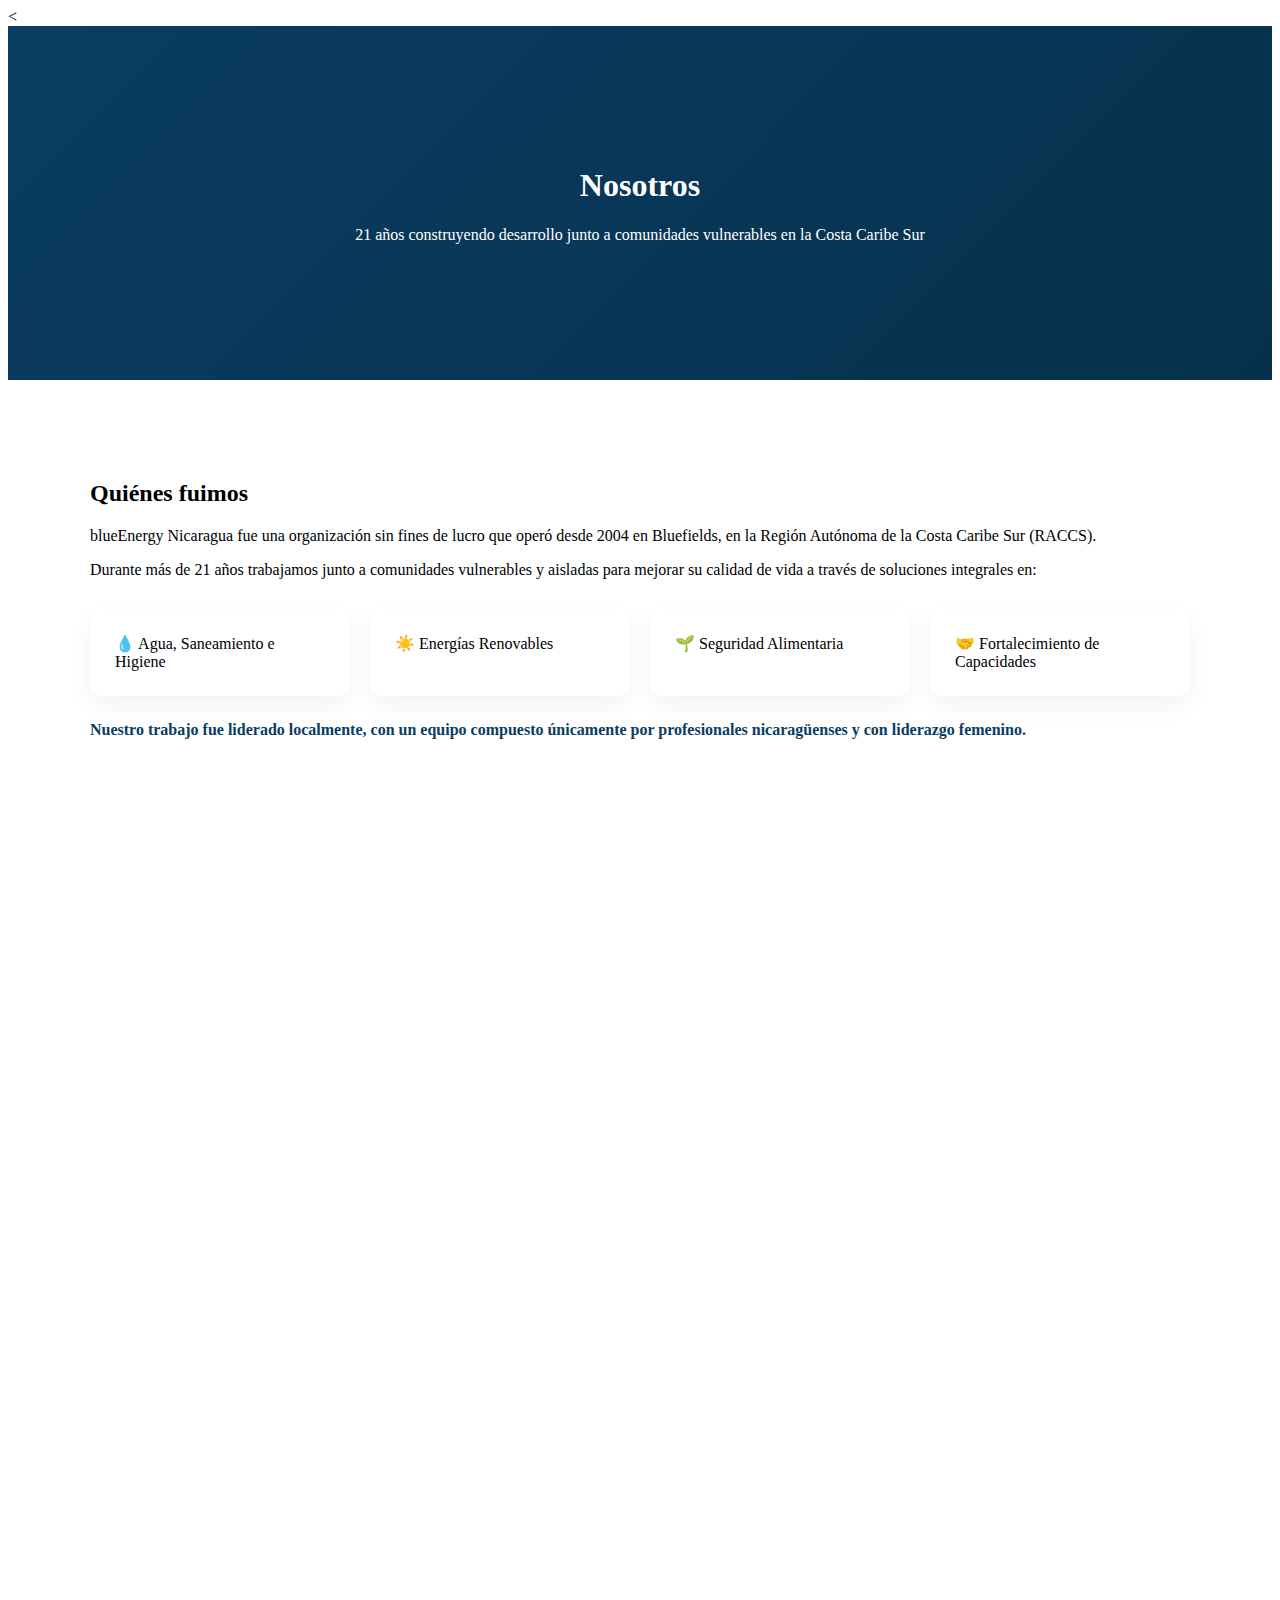
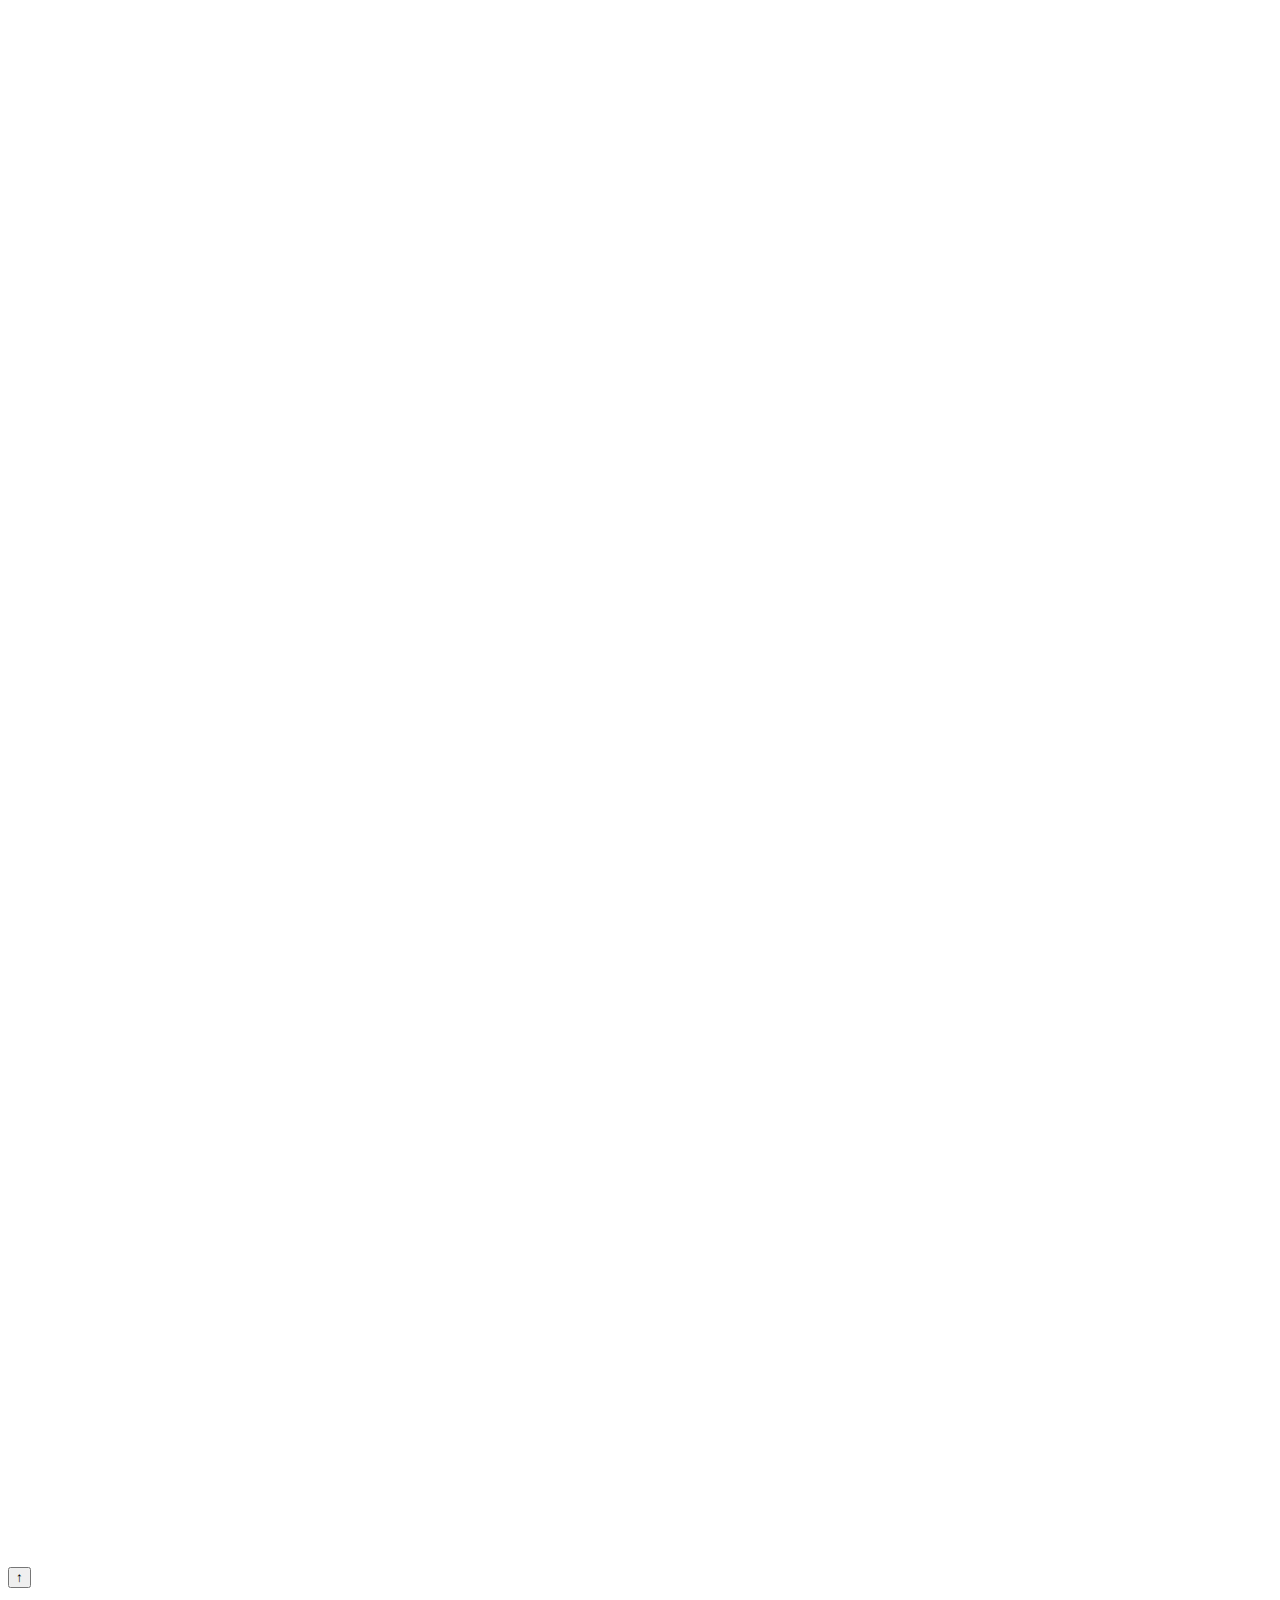
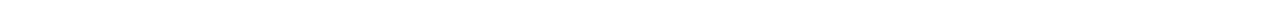
<file: nosotros.html>
<<!DOCTYPE html>
<html>
<head>
    <meta charset="utf-8">
<link rel="stylesheet" type="text/css" href="nosotros_styles.css">
    <meta name="viewport" content="width=device-width, initial-scale=1">
    <title>Nosotros</title>
</head>
<body>




<section class="hero-nosotros">
    <div class="hero-content">
        <h1>Nosotros</h1>
        <p>21 años construyendo desarrollo junto a comunidades vulnerables en la Costa Caribe Sur</p>
    </div>
</section>

<section class="section fade-section">
    <div class="container">
        <h2>Quiénes fuimos</h2>
        <p>
            blueEnergy Nicaragua fue una organización sin fines de lucro que operó desde 2004 en Bluefields,
            en la Región Autónoma de la Costa Caribe Sur (RACCS).
        </p>
        <p>
            Durante más de 21 años trabajamos junto a comunidades vulnerables y aisladas para mejorar su calidad de vida a través de soluciones integrales en:
        </p>

        <div class="grid-4">
            <div class="card">💧 Agua, Saneamiento e Higiene</div>
            <div class="card">☀️ Energías Renovables</div>
            <div class="card">🌱 Seguridad Alimentaria</div>
            <div class="card">🤝 Fortalecimiento de Capacidades</div>
        </div>

        <p class="highlight">
            Nuestro trabajo fue liderado localmente, con un equipo compuesto únicamente por profesionales nicaragüenses y con liderazgo femenino.
        </p>
    </div>
</section>

<section class="section fade-section bg-light">
    <div class="container">
        <h2>Contexto de intervención</h2>
        <p>
            La Costa Caribe Sur es una de las regiones con mayores niveles de pobreza y aislamiento en Nicaragua.
        </p>

        <div class="grid-2">
            <ul>
                <li>Agua potable limitada</li>
                <li>Energía eléctrica inestable</li>
                <li>Servicios de saneamiento insuficientes</li>
            </ul>
            <ul>
                <li>Acceso limitado a alimentos nutritivos</li>
                <li>Infraestructura vulnerable a huracanes</li>
                <li>Impacto creciente del cambio climático</li>
            </ul>
        </div>
    </div>
</section>

<section class="section fade-section">
    <div class="container">
        <h2>Nuestro Enfoque</h2>

        <div class="timeline">
            <div class="timeline-item">
                <h3>1. Escuchar y analizar</h3>
                <p>Diagnósticos participativos para comprender necesidades y dinámicas locales.</p>
            </div>

            <div class="timeline-item">
                <h3>2. Diseñar soluciones integradas</h3>
                <p>Intervenciones en el nexo agua–energía–seguridad alimentaria adaptadas a cada contexto.</p>
            </div>

            <div class="timeline-item">
                <h3>3. Fortalecer capacidades</h3>
                <p>Formación de promotores comunitarios y líderes locales.</p>
            </div>

            <div class="timeline-item">
                <h3>4. Acompañar y evaluar</h3>
                <p>Seguimiento continuo para medir impacto y ajustar intervenciones.</p>
            </div>
        </div>
    </div>
</section>

<section class="section fade-section bg-light">
    <div class="container">
        <h2>Nuestra Acción</h2>

        <div class="grid-3">
            <div class="card">💧 Infraestructura de agua y saneamiento</div>
            <div class="card">☀️ Sistemas de energía limpia</div>
            <div class="card">🌱 Prácticas agroecológicas</div>
            <div class="card">🏫 Escuelas Climáticamente Inteligentes</div>
            <div class="card">🤝 Procesos formativos comunitarios</div>
        </div>
    </div>
</section>

<section class="section fade-section">
    <div class="container">
        <h2>Nuestro Compromiso</h2>

        <div class="commitment-grid">
            <div class="card">📍 Vamos donde otros no van</div>
            <div class="card">🌎 Tomamos la diversidad en serio</div>
            <div class="card">⏳ Nos quedamos</div>
            <div class="card">🤲 No regalamos soluciones</div>
        </div>
    </div>
</section>

<section class="section fade-section highlight-section">
    <div class="container">
        <h2>Más que proyectos</h2>
        <p>Después de 21 años, comprendimos que nuestro impacto no se mide únicamente en infraestructura instalada.</p>

        <div class="grid-2">
            <ul>
                <li>Capacidades fortalecidas</li>
                <li>Comunidades más resilientes</li>
            </ul>
            <ul>
                <li>Conocimiento acumulado</li>
                <li>Confianza construida</li>
            </ul>
        </div>

        <p class="closing">
            Por ello nace esta Plataforma de Capitalización: para organizar lo aprendido y proyectarlo hacia futuros contextos.
        </p>
    </div>
</section>

<button id="backToTop">↑</button>

<script src="nosotros.js"></script>

</body>

</html>
</file>
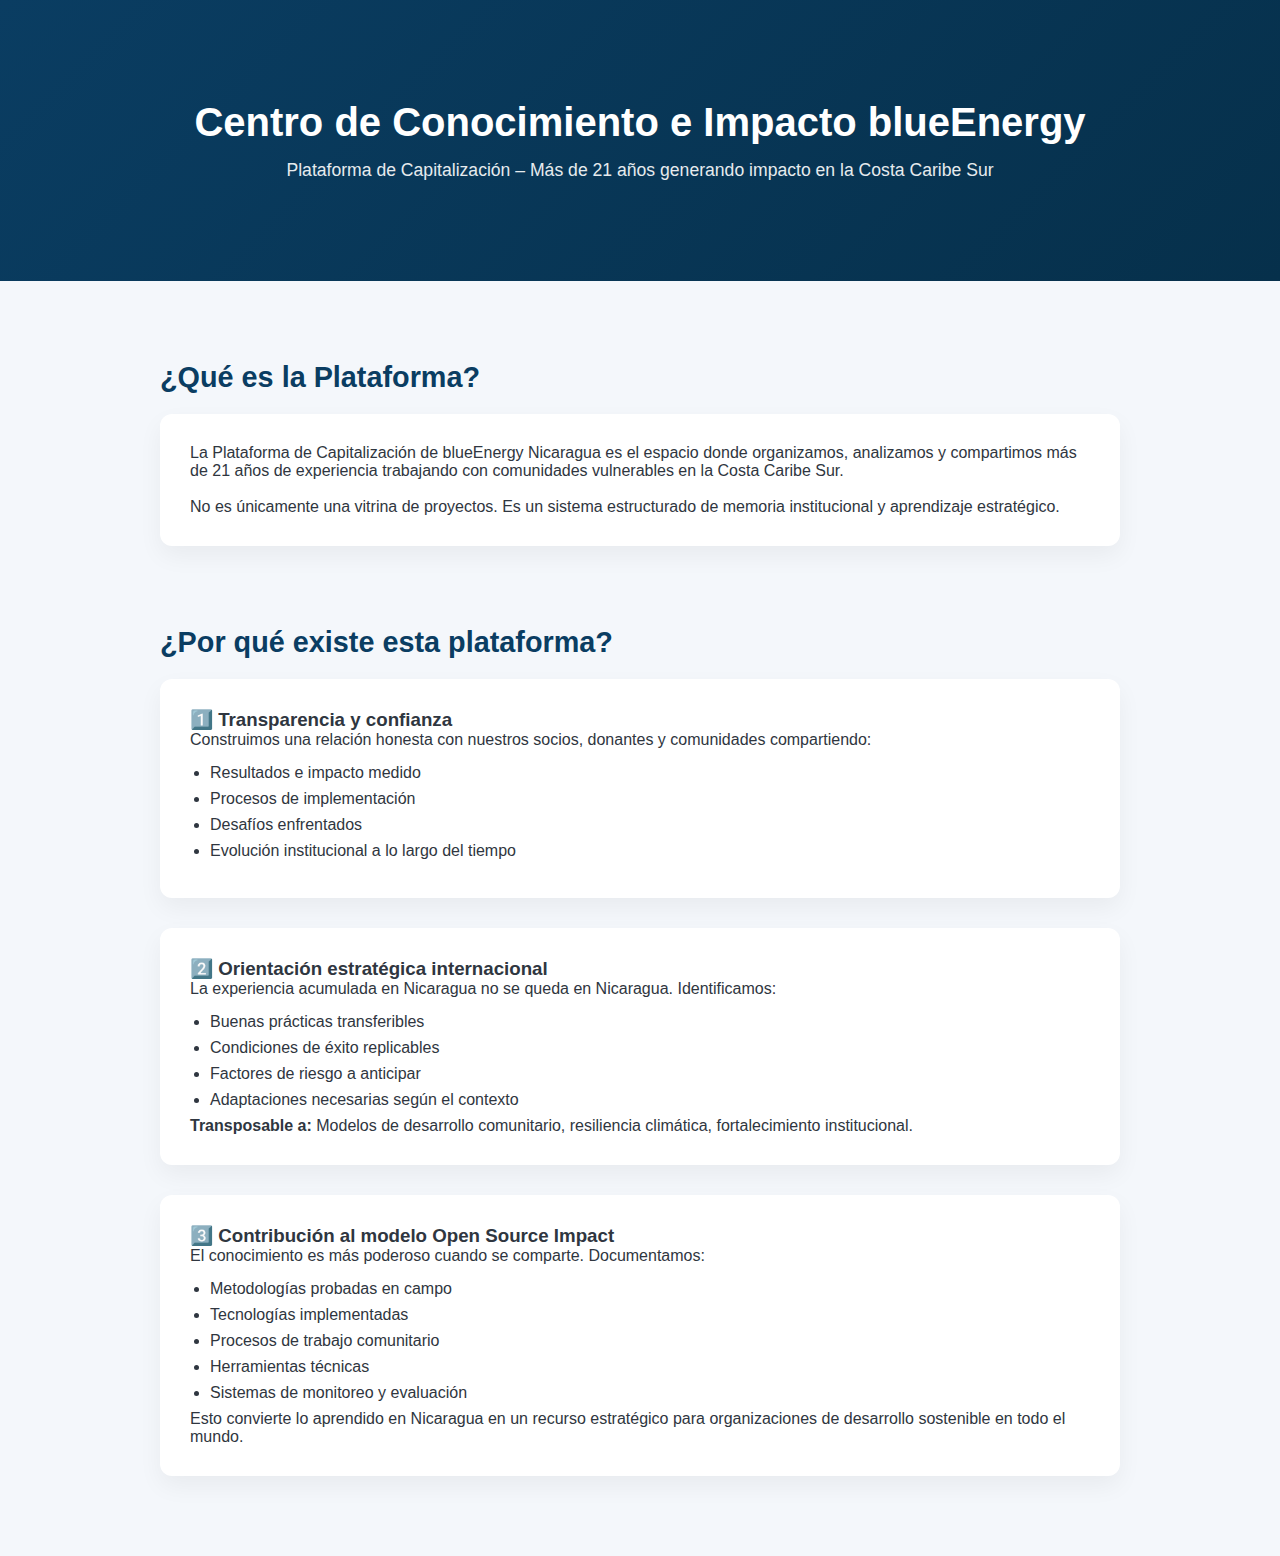
<file: que_es.html>
<!DOCTYPE html>
<html lang="es">
<head>
<meta charset="UTF-8">
<meta name="viewport" content="width=device-width, initial-scale=1.0">
<title>Centro de Conocimiento e Impacto blueEnergy</title>

<style>
:root{
    --primary:#0a3d62;
    --secondary:#1e90ff;
    --bg:#f4f7fb;
    --text:#2f3640;
}

*{
    margin:0;
    padding:0;
    box-sizing:border-box;
    font-family: 'Segoe UI', sans-serif;
}

body{
    background:var(--bg);
    color:var(--text);
    scroll-behavior:smooth;
}

/* HEADER */
header{
    background:linear-gradient(135deg,var(--primary),#06304b);
    color:white;
    padding:100px 20px;
    text-align:center;
}

header h1{
    font-size:2.5rem;
    margin-bottom:15px;
    animation:fadeDown 1.2s ease;
}

header p{
    font-size:1.1rem;
    opacity:0.9;
}

/* SECCIONES */
section{
    max-width:1000px;
    margin:80px auto;
    padding:0 20px;
    opacity:0;
    transform:translateY(40px);
    transition:all 0.8s ease;
}

section.visible{
    opacity:1;
    transform:translateY(0);
}

h2{
    color:var(--primary);
    margin-bottom:20px;
    font-size:1.8rem;
}

.card{
    background:white;
    padding:30px;
    margin-bottom:30px;
    border-radius:12px;
    box-shadow:0 10px 25px rgba(0,0,0,0.05);
    transition:all 0.4s ease;
}

.card:hover{
    transform:translateY(-8px);
    box-shadow:0 15px 30px rgba(0,0,0,0.1);
}

ul{
    margin-top:15px;
    padding-left:20px;
}

li{
    margin-bottom:8px;
}

/* BOTÓN VOLVER */
#backToTop{
    position:fixed;
    bottom:30px;
    right:30px;
    background:var(--secondary);
    color:white;
    border:none;
    padding:14px 18px;
    border-radius:50%;
    cursor:pointer;
    font-size:18px;
    display:none;
    box-shadow:0 5px 15px rgba(0,0,0,0.2);
    transition:all 0.3s ease;
}

#backToTop:hover{
    transform:scale(1.1);
}

/* ANIMACIÓN HEADER */
@keyframes fadeDown{
    from{
        opacity:0;
        transform:translateY(-30px);
    }
    to{
        opacity:1;
        transform:translateY(0);
    }
}

/* RESPONSIVE */
@media(max-width:768px){
    header h1{
        font-size:1.8rem;
    }
}
</style>
</head>

<body>

<header>
    <h1>Centro de Conocimiento e Impacto blueEnergy</h1>
    <p>Plataforma de Capitalización – Más de 21 años generando impacto en la Costa Caribe Sur</p>
</header>

<section>
    <h2>¿Qué es la Plataforma?</h2>
    <div class="card">
        <p>
        La Plataforma de Capitalización de blueEnergy Nicaragua es el espacio donde organizamos, analizamos y compartimos más de 21 años de experiencia trabajando con comunidades vulnerables en la Costa Caribe Sur.
        </p>
        <br>
        <p>
        No es únicamente una vitrina de proyectos.  
        Es un sistema estructurado de memoria institucional y aprendizaje estratégico.
        </p>
    </div>
</section>

<section>
    <h2>¿Por qué existe esta plataforma?</h2>

    <div class="card">
        <h3>1️⃣ Transparencia y confianza</h3>
        <p>Construimos una relación honesta con nuestros socios, donantes y comunidades compartiendo:</p>
        <ul>
            <li>Resultados e impacto medido</li>
            <li>Procesos de implementación</li>
            <li>Desafíos enfrentados</li>
            <li>Evolución institucional a lo largo del tiempo</li>
        </ul>
    </div>

    <div class="card">
        <h3>2️⃣ Orientación estratégica internacional</h3>
        <p>La experiencia acumulada en Nicaragua no se queda en Nicaragua. Identificamos:</p>
        <ul>
            <li>Buenas prácticas transferibles</li>
            <li>Condiciones de éxito replicables</li>
            <li>Factores de riesgo a anticipar</li>
            <li>Adaptaciones necesarias según el contexto</li>
        </ul>
        <p><strong>Transposable a:</strong> Modelos de desarrollo comunitario, resiliencia climática, fortalecimiento institucional.</p>
    </div>

    <div class="card">
        <h3>3️⃣ Contribución al modelo Open Source Impact</h3>
        <p>El conocimiento es más poderoso cuando se comparte. Documentamos:</p>
        <ul>
            <li>Metodologías probadas en campo</li>
            <li>Tecnologías implementadas</li>
            <li>Procesos de trabajo comunitario</li>
            <li>Herramientas técnicas</li>
            <li>Sistemas de monitoreo y evaluación</li>
        </ul>
        <p>
        Esto convierte lo aprendido en Nicaragua en un recurso estratégico para organizaciones de desarrollo sostenible en todo el mundo.
        </p>
    </div>
</section>

<button id="backToTop">↑</button>

<script>
// Animación al hacer scroll
const sections = document.querySelectorAll("section");

const observer = new IntersectionObserver(entries => {
    entries.forEach(entry => {
        if(entry.isIntersecting){
            entry.target.classList.add("visible");
        }
    });
}, { threshold: 0.15 });

sections.forEach(section => {
    observer.observe(section);
});

// Botón volver arriba
const btn = document.getElementById("backToTop");

window.addEventListener("scroll", () => {
    if(window.scrollY > 400){
        btn.style.display = "block";
    } else {
        btn.style.display = "none";
    }
});

btn.addEventListener("click", () => {
    window.scrollTo({
        top:0,
        behavior:"smooth"
    });
});
</script>

</body>
</html>
</file>
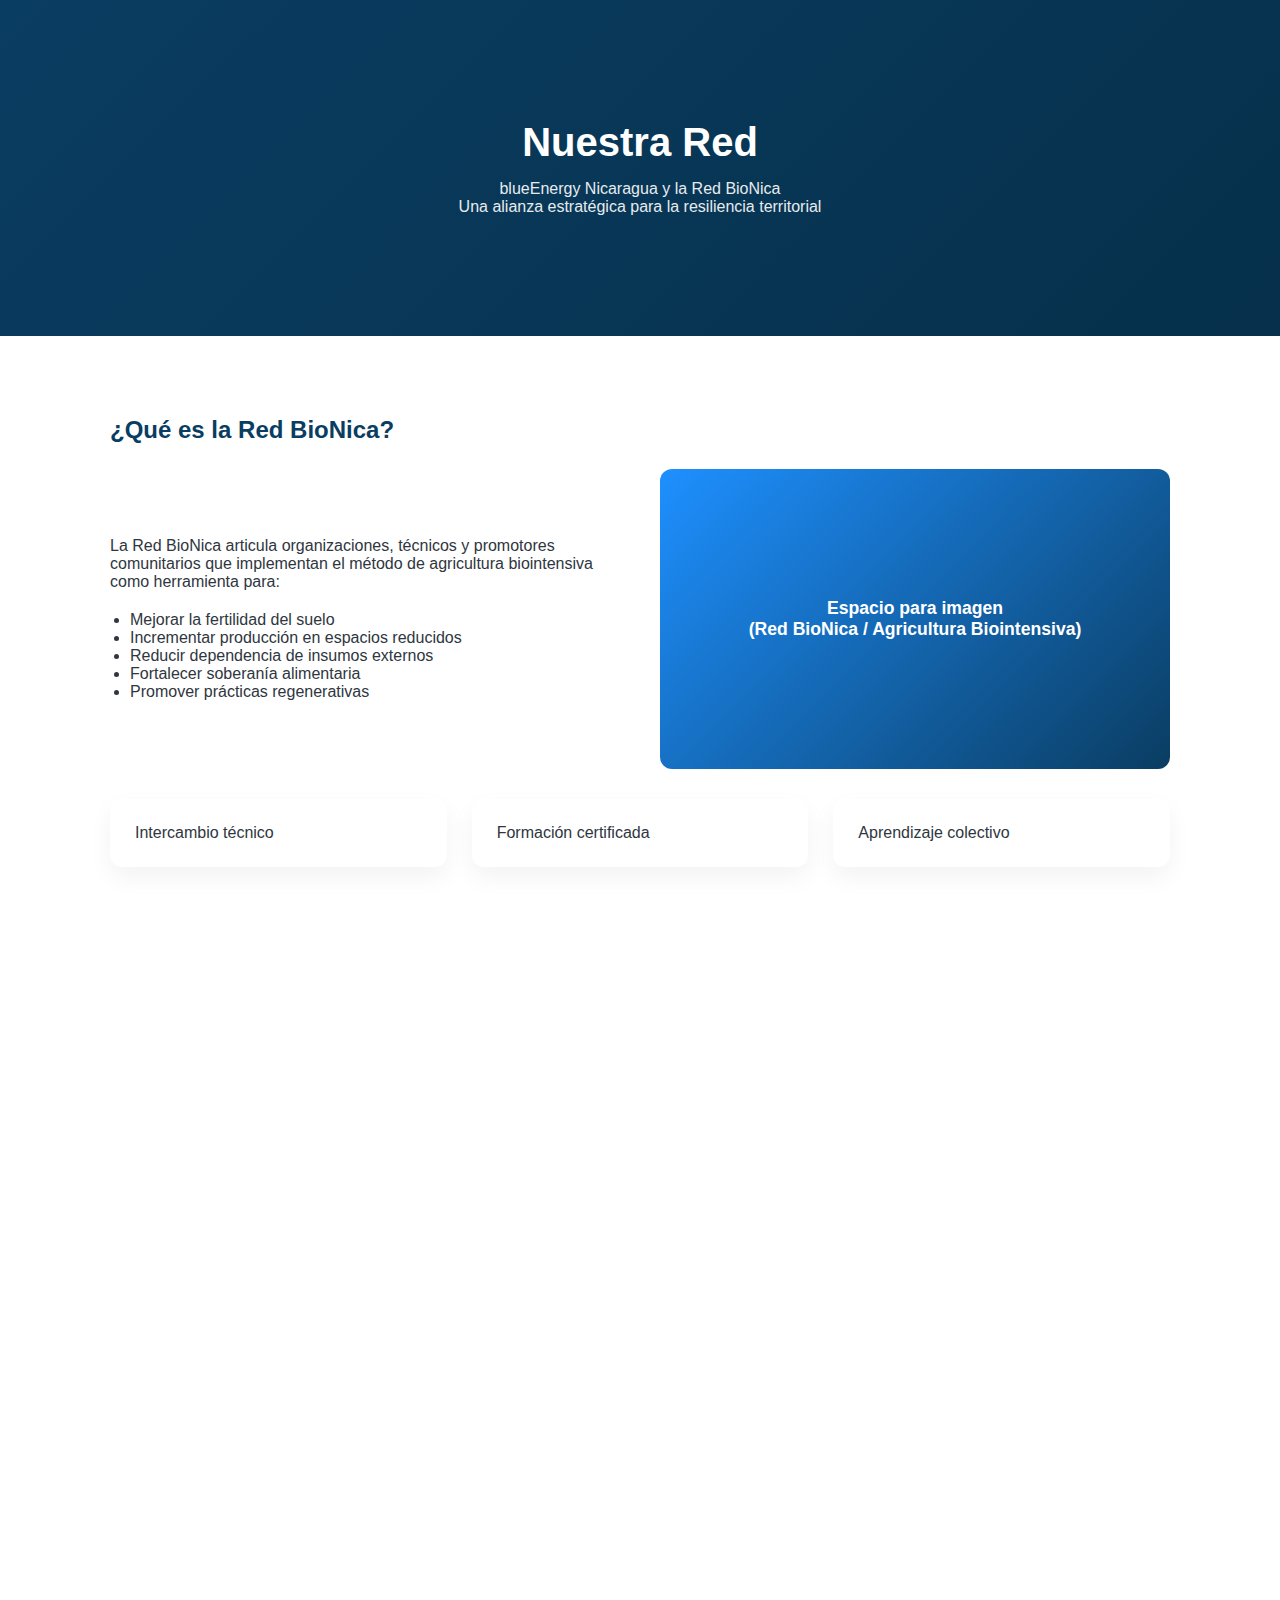
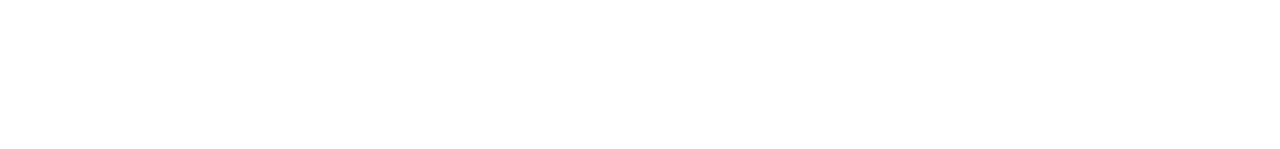
<file: red.html>
<!DOCTYPE html>
<html lang="es">
<head>
<meta charset="UTF-8">
<meta name="viewport" content="width=device-width, initial-scale=1.0">
<title>Nuestra Red | blueEnergy</title>

<style>
:root{
    --primary:#0a3d62;
    --secondary:#1e90ff;
    --light:#f4f7fb;
    --text:#2f3640;
}

*{
    margin:0;
    padding:0;
    box-sizing:border-box;
    font-family:'Segoe UI', sans-serif;
}

body{
    background:white;
    color:var(--text);
    scroll-behavior:smooth;
}

/* HERO */
.hero{
    background:linear-gradient(135deg,var(--primary),#06304b);
    color:white;
    padding:120px 20px;
    text-align:center;
}

.hero h1{
    font-size:2.5rem;
    margin-bottom:15px;
}

.hero p{
    max-width:800px;
    margin:auto;
    opacity:0.9;
}

/* SECCIONES */
.section{
    padding:80px 20px;
    max-width:1100px;
    margin:auto;
    opacity:0;
    transform:translateY(40px);
    transition:all 0.8s ease;
}

.section.visible{
    opacity:1;
    transform:translateY(0);
}

.bg-light{
    background:var(--light);
}

h2{
    color:var(--primary);
    margin-bottom:25px;
}

.grid-2{
    display:grid;
    grid-template-columns:repeat(auto-fit,minmax(300px,1fr));
    gap:40px;
    align-items:center;
}

.grid-3{
    display:grid;
    grid-template-columns:repeat(auto-fit,minmax(250px,1fr));
    gap:25px;
    margin-top:30px;
}

.card{
    background:white;
    padding:25px;
    border-radius:12px;
    box-shadow:0 10px 25px rgba(0,0,0,0.05);
    transition:0.3s;
}

.card:hover{
    transform:translateY(-8px);
    box-shadow:0 15px 30px rgba(0,0,0,0.1);
}

/* PLACEHOLDER IMAGEN */
.image-placeholder{
    height:300px;
    border-radius:12px;
    background:linear-gradient(135deg,#1e90ff,#0a3d62);
    display:flex;
    align-items:center;
    justify-content:center;
    color:white;
    font-weight:bold;
    font-size:1.1rem;
    text-align:center;
    padding:20px;
}

/* DESTACADO */
.highlight{
    background:var(--primary);
    color:white;
    padding:80px 20px;
    text-align:center;
}

.highlight h2{
    color:white;
}

/* BOTÓN */
#backToTop{
    position:fixed;
    bottom:30px;
    right:30px;
    background:var(--secondary);
    color:white;
    border:none;
    padding:14px 18px;
    border-radius:50%;
    cursor:pointer;
    font-size:18px;
    display:none;
    box-shadow:0 5px 15px rgba(0,0,0,0.2);
}
</style>
</head>
<body>

<section class="hero">
    <h1>Nuestra Red</h1>
    <p>blueEnergy Nicaragua y la Red BioNica</p>
    <p>Una alianza estratégica para la resiliencia territorial</p>
</section>

<section class="section">
    <h2>¿Qué es la Red BioNica?</h2>

    <div class="grid-2">
        <div>
            <p>
                La Red BioNica articula organizaciones, técnicos y promotores comunitarios
                que implementan el método de agricultura biointensiva como herramienta para:
            </p>

            <ul style="margin-top:20px; padding-left:20px;">
                <li>Mejorar la fertilidad del suelo</li>
                <li>Incrementar producción en espacios reducidos</li>
                <li>Reducir dependencia de insumos externos</li>
                <li>Fortalecer soberanía alimentaria</li>
                <li>Promover prácticas regenerativas</li>
            </ul>
        </div>

        <div class="image-placeholder">
            Espacio para imagen<br>
            (Red BioNica / Agricultura Biointensiva)
        </div>
    </div>

    <div class="grid-3">
        <div class="card">Intercambio técnico</div>
        <div class="card">Formación certificada</div>
        <div class="card">Aprendizaje colectivo</div>
    </div>
</section>

<section class="section bg-light">
    <h2>El rol de blueEnergy en la Red</h2>

    <div class="grid-2">
        <div class="image-placeholder">
            Espacio para imagen<br>
            (Centro Modelo Noda)
        </div>

        <div>
            <p>
                blueEnergy Nicaragua fue actor activo en la implementación territorial
                del enfoque biointensivo en la Costa Caribe Sur.
            </p>

            <ul style="margin-top:20px; padding-left:20px;">
                <li>Parcelas demostrativas certificadas</li>
                <li>Procesos formativos para promotores comunitarios</li>
                <li>Adaptaciones a condiciones tropicales húmedas</li>
                <li>Integración en escuelas climáticamente inteligentes</li>
            </ul>
        </div>
    </div>
</section>

<section class="highlight section">
    <h2>Centro Modelo Noda</h2>
    <p style="max-width:800px; margin:auto; margin-top:20px;">
        Reconocido como Centro Agroecológico Biointensivo certificado,
        contribuyendo a la expansión del enfoque en el Caribe Sur.
    </p>
</section>

<button id="backToTop">↑</button>

<script>
// Animación scroll
const sections = document.querySelectorAll('.section');

const observer = new IntersectionObserver(entries=>{
    entries.forEach(entry=>{
        if(entry.isIntersecting){
            entry.target.classList.add('visible');
        }
    });
},{threshold:0.15});

sections.forEach(sec=>observer.observe(sec));

// Botón volver arriba
const btn = document.getElementById("backToTop");

window.addEventListener("scroll",()=>{
    btn.style.display = window.scrollY > 400 ? "block":"none";
});

btn.addEventListener("click",()=>{
    window.scrollTo({top:0,behavior:"smooth"});
});
</script>

</body>
</html>
</file>
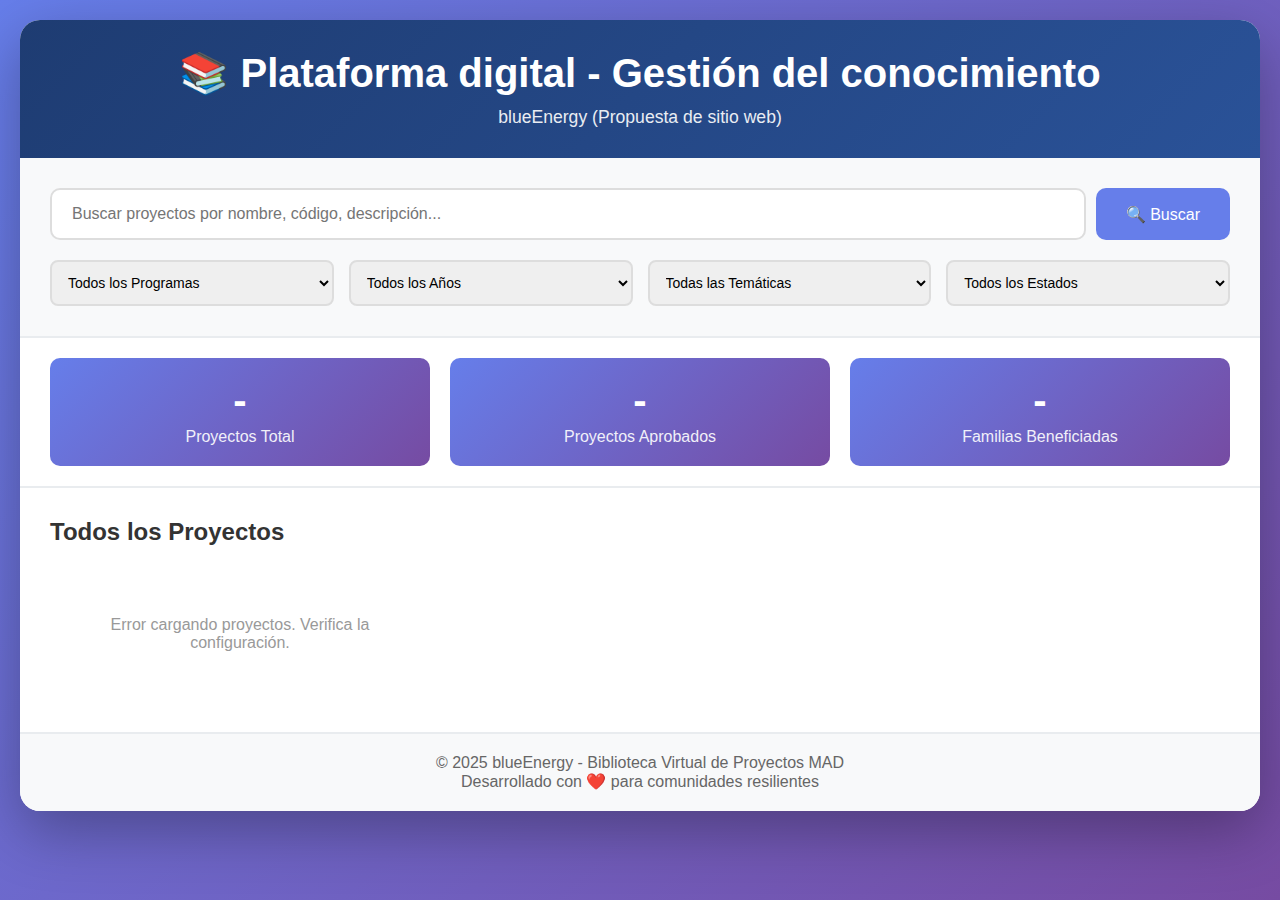
<file: resources.html>
<!DOCTYPE html>
<html lang="es">
<head>
    <meta charset="UTF-8">
    <meta name="viewport" content="width=device-width, initial-scale=1.0">
    <title>blueEnergy</title>
    <style>
        * {
            margin: 0;
            padding: 0;
            box-sizing: border-box;
        }
        
        body {
            font-family: 'Segoe UI', Tahoma, Geneva, Verdana, sans-serif;
            background: linear-gradient(135deg, #667eea 0%, #764ba2 100%);
            min-height: 100vh;
            padding: 20px;
        }
        
        .container {
            max-width: 1400px;
            margin: 0 auto;
            background: white;
            border-radius: 20px;
            box-shadow: 0 20px 60px rgba(0,0,0,0.3);
            overflow: hidden;
        }
        
        header {
            background: linear-gradient(135deg, #1e3c72 0%, #2a5298 100%);
            color: white;
            padding: 30px;
            text-align: center;
        }
        
        header h1 {
            font-size: 2.5em;
            margin-bottom: 10px;
        }
        
        header p {
            font-size: 1.1em;
            opacity: 0.9;
        }
        
        .search-section {
            padding: 30px;
            background: #f8f9fa;
            border-bottom: 2px solid #e9ecef;
        }
        
        .search-box {
            display: flex;
            gap: 10px;
            margin-bottom: 20px;
        }
        
        .search-box input {
            flex: 1;
            padding: 15px 20px;
            font-size: 16px;
            border: 2px solid #ddd;
            border-radius: 10px;
            transition: border-color 0.3s;
        }
        
        .search-box input:focus {
            outline: none;
            border-color: #667eea;
        }
        
        .search-box button {
            padding: 15px 30px;
            background: #667eea;
            color: white;
            border: none;
            border-radius: 10px;
            font-size: 16px;
            cursor: pointer;
            transition: background 0.3s;
        }
        
        .search-box button:hover {
            background: #5568d3;
        }
        
        .filters {
            display: grid;
            grid-template-columns: repeat(auto-fit, minmax(200px, 1fr));
            gap: 15px;
        }
        
        .filters select {
            padding: 12px;
            border: 2px solid #ddd;
            border-radius: 8px;
            font-size: 14px;
            cursor: pointer;
        }
        
        .stats {
            padding: 20px 30px;
            background: #fff;
            display: grid;
            grid-template-columns: repeat(auto-fit, minmax(200px, 1fr));
            gap: 20px;
            border-bottom: 2px solid #e9ecef;
        }
        
        .stat-card {
            text-align: center;
            padding: 20px;
            background: linear-gradient(135deg, #667eea 0%, #764ba2 100%);
            color: white;
            border-radius: 10px;
        }
        
        .stat-card h3 {
            font-size: 2.5em;
            margin-bottom: 5px;
        }
        
        .stat-card p {
            opacity: 0.9;
        }
        
        .results {
            padding: 30px;
        }
        
        .results h2 {
            margin-bottom: 20px;
            color: #333;
        }
        
        .project-grid {
            display: grid;
            grid-template-columns: repeat(auto-fill, minmax(350px, 1fr));
            gap: 20px;
        }
        
        .project-card {
            border: 2px solid #e9ecef;
            border-radius: 12px;
            padding: 20px;
            transition: all 0.3s;
            cursor: pointer;
            background: white;
        }
        
        .project-card:hover {
            box-shadow: 0 10px 30px rgba(0,0,0,0.1);
            transform: translateY(-5px);
            border-color: #667eea;
        }
        
        .project-card h3 {
            color: #1e3c72;
            margin-bottom: 10px;
            font-size: 1.3em;
        }
        
        .project-meta {
            display: flex;
            gap: 10px;
            margin-bottom: 15px;
            flex-wrap: wrap;
        }
        
        .badge {
            padding: 5px 12px;
            border-radius: 20px;
            font-size: 0.85em;
            font-weight: 600;
        }
        
        .badge-programa {
            background: #e3f2fd;
            color: #1976d2;
        }
        
        .badge-año {
            background: #f3e5f5;
            color: #7b1fa2;
        }
        
        .badge-estado {
            background: #e8f5e9;
            color: #388e3c;
        }
        
        .project-description {
            color: #666;
            margin-bottom: 15px;
            line-height: 1.5;
        }
        
        .project-links {
            display: flex;
            gap: 10px;
            flex-wrap: wrap;
        }
        
        .link-button {
            padding: 8px 15px;
            background: #667eea;
            color: white;
            text-decoration: none;
            border-radius: 6px;
            font-size: 0.9em;
            transition: background 0.3s;
        }
        
        .link-button:hover {
            background: #5568d3;
        }
        
        .loading {
            text-align: center;
            padding: 50px;
            font-size: 1.2em;
            color: #666;
        }
        
        .no-results {
            text-align: center;
            padding: 50px;
            color: #999;
        }
        
        footer {
            background: #f8f9fa;
            padding: 20px;
            text-align: center;
            color: #666;
            border-top: 2px solid #e9ecef;
        }
    </style>
</head>
<body>
    <div class="container">
        <header>
            <h1>📚 Plataforma digital - Gestión del conocimiento</h1>
            <p>blueEnergy (Propuesta de sitio web)</p>
        </header>
        
        <div class="search-section">
            <div class="search-box">
                <input type="text" id="searchInput" placeholder="Buscar proyectos por nombre, código, descripción..." />
                <button onclick="searchProjects()">🔍 Buscar</button>
            </div>
            
            <div class="filters">
                <select id="filterPrograma" onchange="applyFilters()">
                    <option value="">Todos los Programas</option>
                    <option value="ASH">ASH - Agua, Saneamiento e Higiene</option>
                    <option value="SAN con Agro">SAN con Agro</option>
                    <option value="Cambio Climático">Cambio Climático</option>
                    <option value="Fortalecimiento Institucional">Fortalecimiento Institucional</option>
                </select>
                
                <select id="filterAño" onchange="applyFilters()">
                    <option value="">Todos los Años</option>
                    <option value="2024">2024</option>
                    <option value="2023">2023</option>
                    <option value="2022">2022</option>
                    <option value="2021">2021</option>
                    <option value="2020">2020</option>
                    <option value="2018">2018</option>
                    <option value="2017">2017</option>
                    <option value="2016">2016</option>
                    <option value="2013">2013</option>
                    <option value="2011">2011</option>
                </select>
                
                <select id="filterTematica" onchange="applyFilters()">
                    <option value="">Todas las Temáticas</option>
                    <option value="Filtros">Filtros</option>
                    <option value="Pozos">Pozos</option>
                    <option value="Capacitaciones">Capacitaciones</option>
                    <option value="Huertos">Huertos Agroecológicos</option>
                    <option value="Escuela Preparada">Escuela Preparada</option>
                    <option value="Estudios">Estudios</option>
                </select>
                
                <select id="filterEstado" onchange="applyFilters()">
                    <option value="">Todos los Estados</option>
                    <option value="Aprobada">Aprobados</option>
                    <option value="No Aprobada">No Aprobados</option>
                </select>
            </div>
        </div>
        
        <div class="stats" id="statsSection">
            <div class="stat-card">
                <h3 id="totalProyectos">-</h3>
                <p>Proyectos Total</p>
            </div>
            <div class="stat-card">
                <h3 id="totalAprobados">-</h3>
                <p>Proyectos Aprobados</p>
            </div>
             
            <div class="stat-card">
                <h3 id="totalBeneficiarios">-</h3>
                <p>Familias Beneficiadas</p>
            </div>
        </div>
        
        <div class="results">
            <h2 id="resultsTitle">Todos los Proyectos</h2>
            <div id="projectsContainer" class="project-grid">
                <div class="loading">Cargando proyectos...</div>
            </div>
        </div>
        
        <footer>
            <p>&copy; 2025 blueEnergy - Biblioteca Virtual de Proyectos MAD</p>
            <p>Desarrollado con ❤️ para comunidades resilientes</p>
        </footer>
    </div>
    
    <script>
        // REEMPLAZA ESTA URL CON LA URL DE TU GOOGLE APPS SCRIPT
        const API_URL = 'https://script.google.com/a/macros/blueenergygroup.org/s/AKfycby9p9UeVMqMis5MsiIrLGjqKsB58vl8SaG7Fi7xR_6x9djAL-1gvX48REztU1Xaaw7jRw/exec';
        
        let allProjects = [];
        let filteredProjects = [];
        
        // Cargar proyectos al inicio
        window.onload = function() {
            loadProjects();
            loadStats();
        };
        
        async function loadProjects() {
            try {
                const response = await fetch(`${API_URL}?action=getAll`);
                allProjects = await response.json();
                filteredProjects = allProjects;
                displayProjects(filteredProjects);
            } catch (error) {
                console.error('Error cargando proyectos:', error);
                document.getElementById('projectsContainer').innerHTML = 
                    '<div class="no-results">Error cargando proyectos. Verifica la configuración.</div>';
            }
        }
        
        async function loadStats() {
            try {
                const response = await fetch(`${API_URL}?action=getStats`);
                const stats = await response.json();
                
                document.getElementById('totalProyectos').textContent = stats.total_proyectos;
                document.getElementById('totalAprobados').textContent = stats.total_aprobados;
                
                // Calcular beneficiarios (esto lo puedes ajustar según tus datos)
                document.getElementById('totalBeneficiarios').textContent = '5,000+';
            } catch (error) {
                console.error('Error cargando estadísticas:', error);
            }
        }
        
        function displayProjects(projects) {
            const container = document.getElementById('projectsContainer');
            
            if (projects.length === 0) {
                container.innerHTML = '<div class="no-results">No se encontraron proyectos</div>';
                return;
            }
            
            container.innerHTML = projects.map(project => `
                <div class="project-card" onclick="viewProject('${project.ID_Proyecto}')">
                    <h3>${project.Codigo_MAD}: ${project.Nombre_Proyecto}</h3>
                    <div class="project-meta">
                        <span class="badge badge-programa">${project.Programa}</span>
                        <span class="badge badge-año">${project.Año}</span>
                        <span class="badge badge-estado">${project.Estado}</span>
                    </div>
                    <p class="project-description">
                        <strong>Temática:</strong> ${project.Tematica}<br>
                        <strong>Beneficiarios:</strong> ${project.Beneficiarios_Directos}<br>
                        <strong>Presupuesto:</strong> $${parseFloat(project.Presupuesto_USD).toLocaleString()} USD
                    </p>
                    <div class="project-links">
                        ${project.URL_Propuesta ? '<a href="' + project.URL_Propuesta + '" class="link-button" target="_blank" onclick="event.stopPropagation()">📄 Propuesta</a>' : ''}
                        ${project.URL_Informe_Final ? '<a href="' + project.URL_Informe_Final + '" class="link-button" target="_blank" onclick="event.stopPropagation()">📊 Informe</a>' : ''}
                        ${project.URL_Fotos ? '<a href="' + project.URL_Fotos + '" class="link-button" target="_blank" onclick="event.stopPropagation()">📸 Fotos</a>' : ''}
                    </div>
                </div>
            `).join('');
        }
        
        function applyFilters() {
            const programa = document.getElementById('filterPrograma').value;
            const año = document.getElementById('filterAño').value;
            const tematica = document.getElementById('filterTematica').value;
            const estado = document.getElementById('filterEstado').value;
            
            filteredProjects = allProjects.filter(project => {
                return (!programa || project.Programa === programa) &&
                       (!año || project.Año == año) &&
                       (!tematica || project.Tematica === tematica) &&
                       (!estado || project.Estado === estado);
            });
            
            document.getElementById('resultsTitle').textContent = 
                `Resultados: ${filteredProjects.length} proyecto(s)`;
            displayProjects(filteredProjects);
        }
        
        function searchProjects() {
            const query = document.getElementById('searchInput').value.toLowerCase();
            
            if (!query) {
                filteredProjects = allProjects;
            } else {
                filteredProjects = allProjects.filter(project => {
                    return Object.values(project).some(value => 
                        String(value).toLowerCase().includes(query)
                    );
                });
            }
            
            document.getElementById('resultsTitle').textContent = 
                `Resultados de búsqueda: ${filteredProjects.length} proyecto(s)`;
            displayProjects(filteredProjects);
        }
        
        // Buscar al presionar Enter
        document.getElementById('searchInput').addEventListener('keypress', function(e) {
            if (e.key === 'Enter') {
                searchProjects();
            }
        });
        
        function viewProject(id) {
            // Aquí puedes abrir un modal o redirigir a una página de detalles
            alert('Ver detalles completos del proyecto ID: ' + id);
            // window.location.href = 'proyecto.html?id=' + id;
        }
    </script>
</body>
</html>
</file>
<file: styles.css>
/* ================================
   CSS VARIABLES - blueEnergy Palette
   ================================ */
:root {
    /* Primary Colors - Based on blueEnergy logo */
    --primary-blue: #1e4a7a;
    --primary-light-blue: #4ea8d8;
    --accent-cyan: #7ec8e3;
    --accent-bright-blue: #2b8fcc;
    
    /* Neutral Colors */
    --dark-navy: #0d2840;
    --text-dark: #1a1a1a;
    --text-medium: #4a5568;
    --text-light: #718096;
    --white: #ffffff;
    --off-white: #f8fafc;
    --light-gray: #e2e8f0;
    --medium-gray: #cbd5e0;
    
    /* Accent Colors */
    --success-green: #10b981;
    --warning-orange: #f59e0b;
    
    /* Gradients */
    --gradient-primary: linear-gradient(135deg, var(--primary-blue) 0%, var(--primary-light-blue) 100%);
    --gradient-hero: linear-gradient(135deg, rgba(30, 74, 122, 0.95) 0%, rgba(43, 143, 204, 0.85) 100%);
    --gradient-overlay: linear-gradient(180deg, rgba(13, 40, 64, 0.3) 0%, rgba(13, 40, 64, 0.7) 100%);
    
    /* Shadows */
    --shadow-sm: 0 1px 3px rgba(30, 74, 122, 0.08);
    --shadow-md: 0 4px 12px rgba(30, 74, 122, 0.12);
    --shadow-lg: 0 10px 30px rgba(30, 74, 122, 0.15);
    --shadow-xl: 0 20px 50px rgba(30, 74, 122, 0.2);
    
    /* Spacing */
    --container-max: 1320px;
    --container-padding: 2rem;
    
    /* Typography */
    --font-display: 'Manrope', sans-serif;
--font-body: 'Manrope', sans-serif;
    
    /* Transitions */
    --transition-fast: 0.2s ease;
    --transition-medium: 0.3s ease;
    --transition-slow: 0.5s ease;
}

/* ================================
   RESET & BASE STYLES
   ================================ */
* {
    margin: 0;
    padding: 0;
    box-sizing: border-box;
}

html {
    scroll-behavior: smooth;
}

body {
    font-family: var(--font-body);
    color: var(--text-dark);
    line-height: 1.6;
    overflow-x: hidden;
    background: var(--white);
}

.container {
    max-width: var(--container-max);
    margin: 0 auto;
    padding: 0 var(--container-padding);
}

/* ================================
   HEADER & NAVIGATION
   ================================ */
.header {
    position: fixed;
    top: 0;
    left: 0;
    width: 100%;
    z-index: 1000;
    background: transparent;
    backdrop-filter: blur(10px);
    box-shadow: var(--shadow-sm);
    transition: all var(--transition-medium);
}

.header.scrolled {
    box-shadow: var(--shadow-md);
    background: rgba(44, 158, 232, 0.35);
}

.navbar {
    display: flex;
    align-items: center;
    justify-content: space-between;
    padding: 1rem 0;
    gap: 2rem;
}

.logo {
    display: flex;
    align-items: center;
    flex-shrink: 0;
}

.logo-image {
    height: 45px;
    width: auto;
    transition: transform var(--transition-medium);
}

.logo-image:hover {
    transform: scale(1.05);
}

.nav-menu {
    display: flex;
    list-style: none;
    gap: 2.5rem;
    margin: 0;
    padding: 0;
}

.nav-link {
    text-decoration: none;
    color: #ffffff;
    font-weight: 500;
    font-size: 0.95rem;
    position: relative;
    transition: color var(--transition-fast);
    letter-spacing: 0.01em;
    text-shadow: 0 1px 6px rgba(0,0,0,0.45);
}

.nav-link::after {
    content: '';
    position: absolute;
    bottom: -5px;
    left: 0;
    width: 0;
    height: 2px;
    background: var(--gradient-primary);
    transition: width var(--transition-medium);
}

/*.nav-link:hover,
.nav-link.active {
    color: var(--primary-blue);
}*/

.nav-link:hover::after,
.nav-link.active::after {
    width: 100%;
}

.btn-primary {
    padding: 0.75rem 1.75rem;
    background: var(--gradient-primary);
    color: var(--white);
    text-decoration: none;
    border-radius: 50px;
    font-weight: 600;
    font-size: 0.95rem;
    transition: all var(--transition-medium);
    box-shadow: var(--shadow-sm);
    border: none;
    cursor: pointer;
    white-space: nowrap;
}

.btn-primary:hover {
    transform: translateY(-2px);
    box-shadow: var(--shadow-md);
}

.mobile-menu-btn {
    display: none;
    flex-direction: column;
    gap: 5px;
    background: none;
    border: none;
    cursor: pointer;
    padding: 0.5rem;
}

.mobile-menu-btn span {
    width: 25px;
    height: 3px;
    background: var(--primary-blue);
    border-radius: 2px;
    transition: all var(--transition-fast);
}





/* Language Selector */
.lang-selector {
    position: relative;
    margin-left: 16px;
}

.lang-current {
    display: flex;
    align-items: center;
    gap: 6px;
    background: transparent;
    border: none;
    cursor: pointer;
    padding: 6px;
}

.lang-flag {
    width: 22px;
    height: 16px;
    object-fit: cover;
    border-radius: 2px;
}

.lang-arrow {
    font-size: 12px;
    color: #333;
}

/* Dropdown */
.lang-dropdown {
    position: absolute;
    right: 0;
    top: 120%;
    background: #fff;
    border-radius: 8px;
    box-shadow: 0 10px 25px rgba(0,0,0,0.15);
    list-style: none;
    padding: 6px 0;
    margin: 0;
    min-width: 140px;
    display: none;
    z-index: 999;
}

.lang-dropdown li {
    display: flex;
    align-items: center;
    gap: 8px;
    padding: 8px 12px;
    cursor: pointer;
}

.lang-dropdown li:hover {
    background: #f2f2f2;
}

.lang-dropdown img {
    width: 20px;
    height: 14px;
    border-radius: 2px;
}

/* Show dropdown */
.lang-selector.open .lang-dropdown {
    display: block;
}


/* ================================
   HERO SECTION
   ================================ */
.hero {
    position: relative;
    min-height: 100vh;
    display: flex;
    align-items: center;
    overflow: hidden;
}

/* Hero Carousel */
.hero-carousel {
    position: absolute;
    top: 0;
    left: 0;
    width: 100%;
    height: 100%;
    z-index: 1;
}

.carousel-track {
    width: 100%;
    height: 100%;
    position: relative;
}

.carousel-slide {
    position: absolute;
    top: 0;
    left: 0;
    width: 100%;
    height: 100%;
    background-size: cover;
    background-position: center;
    opacity: 0;
    transition: opacity 1s ease-in-out;
}

.carousel-slide.active {
    opacity: 1;
    animation: kenBurns 10s ease-in-out infinite;
}

@keyframes kenBurns {
    0%, 100% {
        transform: scale(1);
    }
    50% {
        transform: scale(1.08);
    }
}

.carousel-overlay {
    position: absolute;
    top: 0;
    left: 0;
    width: 100%;
    height: 100%;
    background: var(--gradient-overlay);
}

/* Carousel Controls */
.carousel-btn {
    position: absolute;
    top: 50%;
    transform: translateY(-50%);
    background: rgba(255, 255, 255, 0.2);
    backdrop-filter: blur(10px);
    border: 2px solid rgba(255, 255, 255, 0.3);
    color: var(--white);
    width: 50px;
    height: 50px;
    border-radius: 50%;
    cursor: pointer;
    transition: all var(--transition-medium);
    z-index: 10;
    display: flex;
    align-items: center;
    justify-content: center;
}

.carousel-btn:hover {
    background: rgba(255, 255, 255, 0.3);
    border-color: rgba(255, 255, 255, 0.5);
    transform: translateY(-50%) scale(1.1);
}

.carousel-btn.prev {
    left: 2rem;
}

.carousel-btn.next {
    right: 2rem;
}

.carousel-indicators {
    position: absolute;
    bottom: 3rem;
    left: 50%;
    transform: translateX(-50%);
    display: flex;
    gap: 1rem;
    z-index: 10;
}

.indicator {
    width: 12px;
    height: 12px;
    border-radius: 50%;
    background: rgba(255, 255, 255, 0.4);
    border: 2px solid rgba(255, 255, 255, 0.6);
    cursor: pointer;
    transition: all var(--transition-medium);
    padding: 0;
}

.indicator.active {
    background: var(--white);
    width: 40px;
    border-radius: 6px;
}

/* Hero Content */
.hero-content {

    padding-top: 80px;
    position: relative;
    z-index: 5;
    width: 100%;
    padding: 8rem 0 6rem;
}

.hero-text {
    max-width: 900px;
    animation: fadeInUp 1s ease-out;
}

@keyframes fadeInUp {
    from {
        opacity: 0;
        transform: translateY(30px);
    }
    to {
        opacity: 1;
        transform: translateY(0);
    }
}

.hero-title {
    font-family: var(--font-display);
    font-size: clamp(2.5rem, 6vw, 4.5rem);
    font-weight: 800;
    line-height: 1.1;
    color: var(--white);
    margin-bottom: 1.5rem;
    text-shadow: 0 4px 20px rgba(0, 0, 0, 0.3);
    letter-spacing: -0.02em;
}

.hero-title .highlight {
    background: linear-gradient(135deg, var(--accent-cyan) 0%, var(--accent-bright-blue) 100%);
    -webkit-background-clip: text;
    -webkit-text-fill-color: transparent;
    background-clip: text;
    position: relative;
    display: inline-block;
}

.hero-title .motto {
   font-size: clamp(1.1rem, 2vw, 1.35rem);
}

.hero-subtitle {
    font-size: clamp(1.1rem, 2vw, 1.35rem);
    color: rgba(255, 255, 255, 0.95);
    line-height: 1.7;
    margin-bottom: 2.5rem;
    max-width: 700px;
    font-weight: 300;
    text-shadow: 0 2px 10px rgba(0, 0, 0, 0.2);
}

.hero-cta {
    display: flex;
    gap: 1.5rem;
    flex-wrap: wrap;
    animation: fadeInUp 1s ease-out 0.3s backwards;
}

.btn-hero-primary,
.btn-hero-secondary {
    padding: 1rem 2.5rem;
    font-size: 1.05rem;
    font-weight: 600;
    text-decoration: none;
    border-radius: 50px;
    transition: all var(--transition-medium);
    display: inline-flex;
    align-items: center;
    gap: 0.5rem;
    font-family: var(--font-body);
}

.btn-hero-primary {
    background: var(--white);
    color: var(--primary-blue);
    box-shadow: 0 10px 30px rgba(0, 0, 0, 0.2);
}

.btn-hero-primary:hover {
    transform: translateY(-3px);
    box-shadow: 0 15px 40px rgba(0, 0, 0, 0.3);
}

.btn-hero-secondary {
    background: rgba(255, 255, 255, 0.15);
    backdrop-filter: blur(10px);
    color: var(--white);
    border: 2px solid rgba(255, 255, 255, 0.3);
}

.btn-hero-secondary:hover {
    background: rgba(255, 255, 255, 0.25);
    border-color: rgba(255, 255, 255, 0.5);
    transform: translateY(-3px);
}

/* Hero Features */
.hero-features {
    display: grid;
    grid-template-columns: repeat(auto-fit, minmax(250px, 1fr));
    gap: 2rem;
    margin-top: 5rem;
    animation: fadeInUp 1s ease-out 0.6s backwards;
}

.feature-card {
    background: rgba(255, 255, 255, 0.1);
    backdrop-filter: blur(20px);
    border: 1px solid rgba(255, 255, 255, 0.2);
    border-radius: 20px;
    padding: 2rem;
    transition: all var(--transition-medium);
}

.feature-card:hover {
    background: rgba(255, 255, 255, 0.15);
    border-color: rgba(255, 255, 255, 0.3);
    transform: translateY(-5px);
}

.feature-icon {
    width: 45px;
    height: 45px;
    background: rgba(255, 255, 255, 0.2);
    border-radius: 16px;
    display: flex;
    align-items: center;
    justify-content: center;
    margin-bottom: 1.5rem;
    color: var(--white);
}

.feature-title {
    font-family: var(--font-display);
    font-size: 1.35rem;
    font-weight: 700;
    color: var(--white);
    margin-bottom: 0.5rem;
}

.feature-text {
    color: rgba(255, 255, 255, 0.85);
    font-size: 1rem;
    font-weight: 300;
}

/* ================================
   RESPONSIVE DESIGN
   ================================ */
@media (max-width: 1024px) {
    .nav-menu {
        gap: 1.5rem;
    }
    
    .nav-link {
        font-size: 0.9rem;
    }
    
    .hero-features {
        grid-template-columns: repeat(auto-fit, minmax(200px, 1fr));
        gap: 1.5rem;
    }
}

@media (max-width: 768px) {
    .nav-menu,
    .btn-primary {
        display: none;
    }
    
    .mobile-menu-btn {
        display: flex;
    }
    
    .hero-content {
        padding: 6rem 0 4rem;
    }
    
    .hero-cta {
        flex-direction: column;
        align-items: flex-start;
    }
    
    .btn-hero-primary,
    .btn-hero-secondary {
        width: 100%;
        justify-content: center;
    }
    
    .hero-features {
        grid-template-columns: 1fr;
        gap: 1rem;
        margin-top: 3rem;
    }
    
    .carousel-btn {
        width: 40px;
        height: 40px;
    }
    
    .carousel-btn.prev {
        left: 1rem;
    }
    
    .carousel-btn.next {
        right: 1rem;
    }
    
    .carousel-indicators {
        bottom: 2rem;
    }
}

@media (max-width: 480px) {
    :root {
        --container-padding: 1.5rem;
    }
    
    .hero-title {
        font-size: 2rem;
    }
    
    .hero-subtitle {
        font-size: 1rem;
    }
    
    .feature-card {
        padding: 1.5rem;
    }
}

/* ================================
   UTILITY CLASSES
   ================================ */
.text-center {
    text-align: center;
}

.mt-1 { margin-top: 1rem; }
.mt-2 { margin-top: 2rem; }
.mt-3 { margin-top: 3rem; }
.mb-1 { margin-bottom: 1rem; }
.mb-2 { margin-bottom: 2rem; }
.mb-3 { margin-bottom: 3rem; }





/* ================================
   VIDEO YOUTUBE
   ================================ */


.video-section {
    padding: 80px 0;
    background: linear-gradient(
        to bottom,
        rgba(0, 120, 255, 0.04),
        transparent
    );
}

.video-grid {
    display: grid;
    grid-template-columns: 1fr 1fr;
    gap: 48px;
    align-items: center;
}

/* Text */
.video-title {
    font-family: var(--font-display);
    font-size: 2rem;
    margin-bottom: 16px;
}

.video-description {
    font-family: var(--font-body);
    font-size: 1.05rem;
    line-height: 1.7;
    color: #555;
}

/* Video responsive */
.video-wrapper {
    position: relative;
    width: 100%;
    aspect-ratio: 16 / 9;
    border-radius: 16px;
    overflow: hidden;
    box-shadow: 0 20px 40px rgba(0,0,0,0.15);
}

.video-wrapper iframe {
    position: absolute;
    inset: 0;
    width: 100%;
    height: 100%;
    border: 0;
}

/* 📱 Mobile */
@media (max-width: 768px) {
    .video-grid {
        grid-template-columns: 1fr;
        gap: 24px;
    }

    .video-title {
        font-size: 1.6rem;
    }

    .video-description {
        font-size: 1rem;
    }
}



/* ================================
   TECNOLOGIAS
   ================================ */


.tecnologias{
    margin-top: 50px;
    margin: auto;
    height: 500px;
    max-width: 80%;
}
.tecnologias  img {
  width: 100%;
  height: 100%;
  object-fit: contain;
}





/* ================================
   FOOTER
   ================================ */
.footer {
    background: var(--dark-navy);
    color: rgba(255, 255, 255, 0.9);
    margin-top: auto;
}

.footer-main {
    padding: 4rem 0 3rem;
}

.footer-grid {
    display: grid;
    grid-template-columns: repeat(auto-fit, minmax(200px, 1fr));
    gap: 3rem;
    margin-bottom: 4rem;
}

.footer-column {
    display: flex;
    flex-direction: column;
}

.footer-title {
    font-family: var(--font-display);
    font-size: 0.95rem;
    font-weight: 700;
    letter-spacing: 0.08em;
    color: var(--white);
    margin-bottom: 1.5rem;
    text-transform: uppercase;
}

.footer-links {
    list-style: none;
    padding: 0;
    margin: 0;
    display: flex;
    flex-direction: column;
    gap: 0.75rem;
}

.footer-links a {
    color: rgba(255, 255, 255, 0.75);
    text-decoration: none;
    font-size: 1rem;
    font-weight: 400;
    transition: all var(--transition-fast);
    display: inline-block;
}

.footer-links a:hover {
    color: var(--accent-cyan);
    transform: translateX(5px);
}

/* Footer Brand Column */
.footer-brand {
    display: flex;
    flex-direction: column;
    align-items: flex-start;
}

.footer-cta-title {
    font-family: var(--font-display);
    font-size: 1.1rem;
    font-weight: 700;
    letter-spacing: 0.05em;
    color: var(--white);
    margin-bottom: 1.5rem;
}

.footer-social {
    display: flex;
    gap: 1rem;
    flex-wrap: wrap;
}

.social-icon {
    width: 48px;
    height: 48px;
    background: var(--primary-blue);
    border-radius: 50%;
    display: flex;
    align-items: center;
    justify-content: center;
    color: var(--white);
    transition: all var(--transition-medium);
    text-decoration: none;
}

.social-icon:hover {
    background: var(--accent-cyan);
    transform: translateY(-3px);
    box-shadow: 0 8px 20px rgba(78, 168, 216, 0.3);
}

.social-icon svg {
    width: 24px;
    height: 24px;
}

/* Footer Bottom */
.footer-bottom {
    display: grid;
    grid-template-columns: 1fr;
    gap: 2rem;
    padding-top: 3rem;
    border-top: 1px solid rgba(255, 255, 255, 0.1);
}

.footer-bottom-left {
    display: flex;
    flex-direction: column;
    gap: 1.5rem;
}

.footer-logo {
    display: flex;
    align-items: center;
}

.footer-logo img {
    height: 50px;
    width: auto;
     filter: drop-shadow(0 0 8px rgba(255, 255, 255, 0.70));
    opacity: 0.9;
}

.footer-mission {
    color: rgba(255, 255, 255, 0.7);
    font-size: 1rem;
    line-height: 1.7;
    max-width: 700px;
    font-weight: 300;
}

/* Copyright Bar */
.footer-copyright {
    background: rgba(0, 0, 0, 0.2);
    padding: 1.5rem 0;
}

.copyright-content {
    display: flex;
    justify-content: space-between;
    align-items: center;
    flex-wrap: wrap;
    gap: 1rem;
}

.copyright-content p {
    color: rgba(255, 255, 255, 0.6);
    font-size: 0.9rem;
    margin: 0;
}

.privacy-link {
    color: rgba(255, 255, 255, 0.6);
    text-decoration: none;
    font-size: 0.9rem;
    transition: color var(--transition-fast);
}

.privacy-link:hover {
    color: var(--accent-cyan);
}

/* Footer Responsive */
@media (max-width: 1024px) {
    .footer-grid {
        grid-template-columns: repeat(2, 1fr);
        gap: 2.5rem;
    }
}

@media (max-width: 768px) {
    .footer-main {
        padding: 3rem 0 2rem;
    }
    
    .footer-grid {
        grid-template-columns: 1fr;
        gap: 2rem;
        margin-bottom: 3rem;
    }
    
    .footer-brand {
        order: -1;
    }
    
    .footer-social {
        justify-content: flex-start;
    }
    
    .footer-bottom {
        padding-top: 2rem;
    }
    
    .copyright-content {
        flex-direction: column;
        text-align: center;
        gap: 0.5rem;
    }
}

@media (max-width: 480px) {
    .footer-title {
        font-size: 0.85rem;
    }
    
    .footer-links a {
        font-size: 0.95rem;
    }
    
    .footer-mission {
        font-size: 0.95rem;
    }
    
    .social-icon {
        width: 44px;
        height: 44px;
    }
    
    .social-icon svg {
        width: 22px;
        height: 22px;
    }
}
</file>
<file: nosotros_styles.css>
.hero-nosotros{
    background: linear-gradient(135deg,#0a3d62,#06304b);
    color:white;
    padding:120px 20px;
    text-align:center;
}

.container{
    max-width:1100px;
    margin:auto;
}

.section{
    padding:80px 20px;
}

.bg-light{
    background:#f4f7fb;
}

.grid-4, .grid-3, .grid-2, .commitment-grid{
    display:grid;
    gap:20px;
    margin-top:30px;
}

.grid-4{ grid-template-columns:repeat(auto-fit,minmax(200px,1fr)); }
.grid-3{ grid-template-columns:repeat(auto-fit,minmax(250px,1fr)); }
.grid-2{ grid-template-columns:repeat(auto-fit,minmax(300px,1fr)); }

.card{
    background:white;
    padding:25px;
    border-radius:12px;
    box-shadow:0 10px 25px rgba(0,0,0,0.05);
    transition:all 0.4s ease;
}

.card:hover{
    transform:translateY(-8px);
    box-shadow:0 15px 30px rgba(0,0,0,0.1);
}

.highlight{
    margin-top:25px;
    font-weight:600;
    color:#0a3d62;
}

.timeline-item{
    margin-bottom:25px;
    padding-left:20px;
    border-left:3px solid #1e90ff;
}

.highlight-section{
    background:#0a3d62;
    color:white;
}

.closing{
    margin-top:25px;
    font-size:1.1rem;
    font-weight:500;
}
</file>
